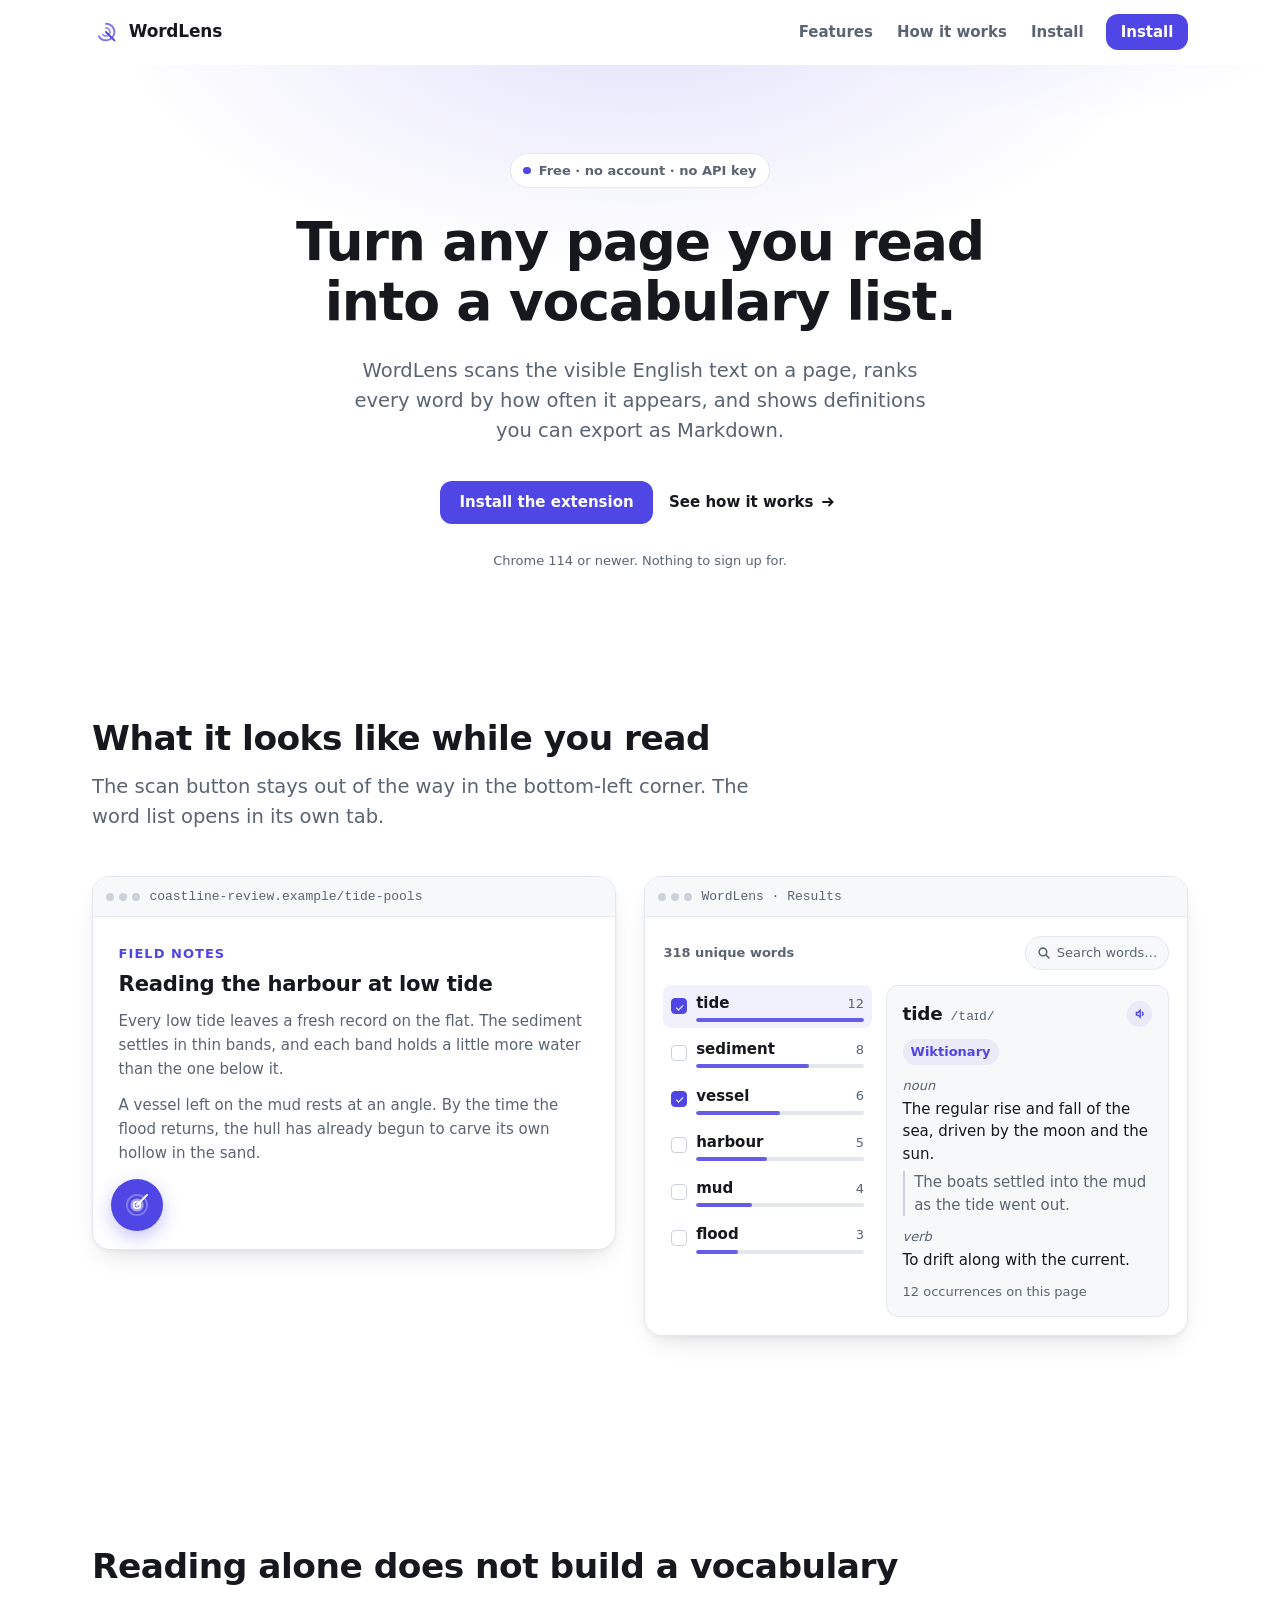
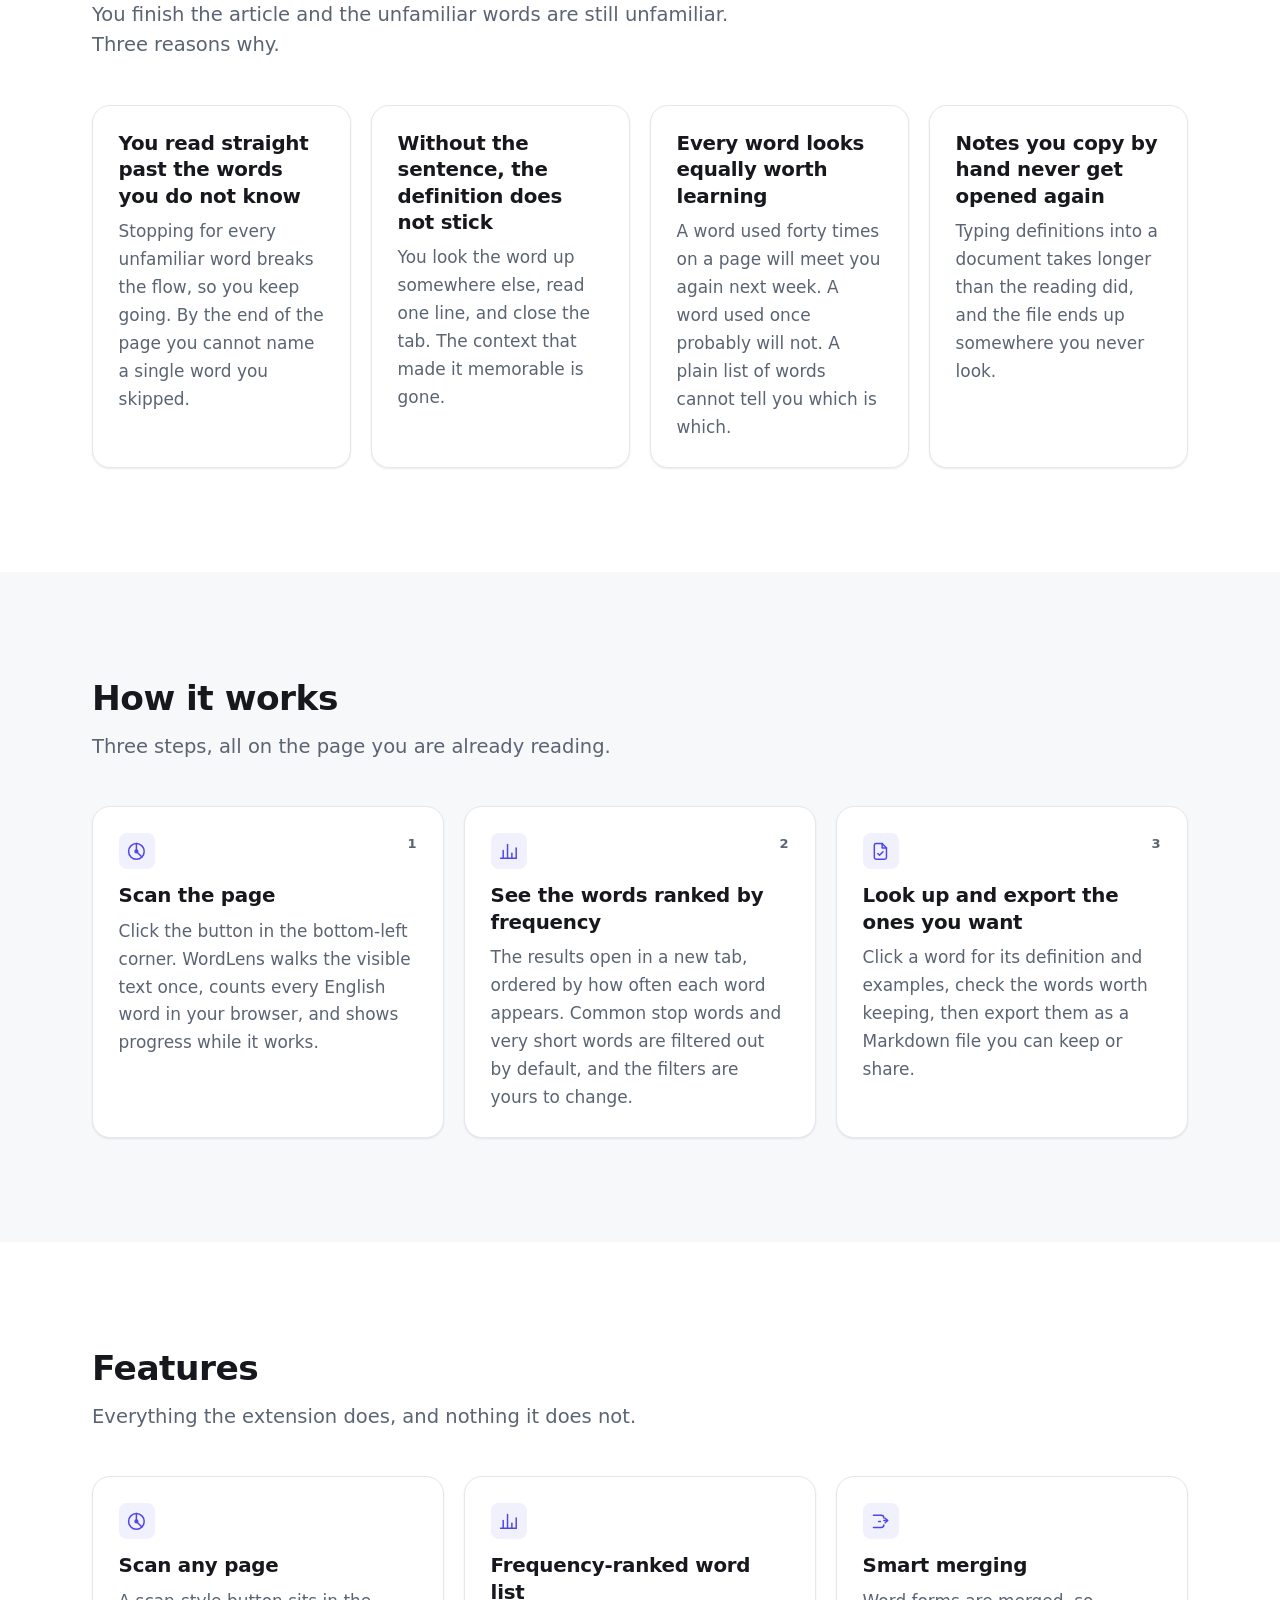
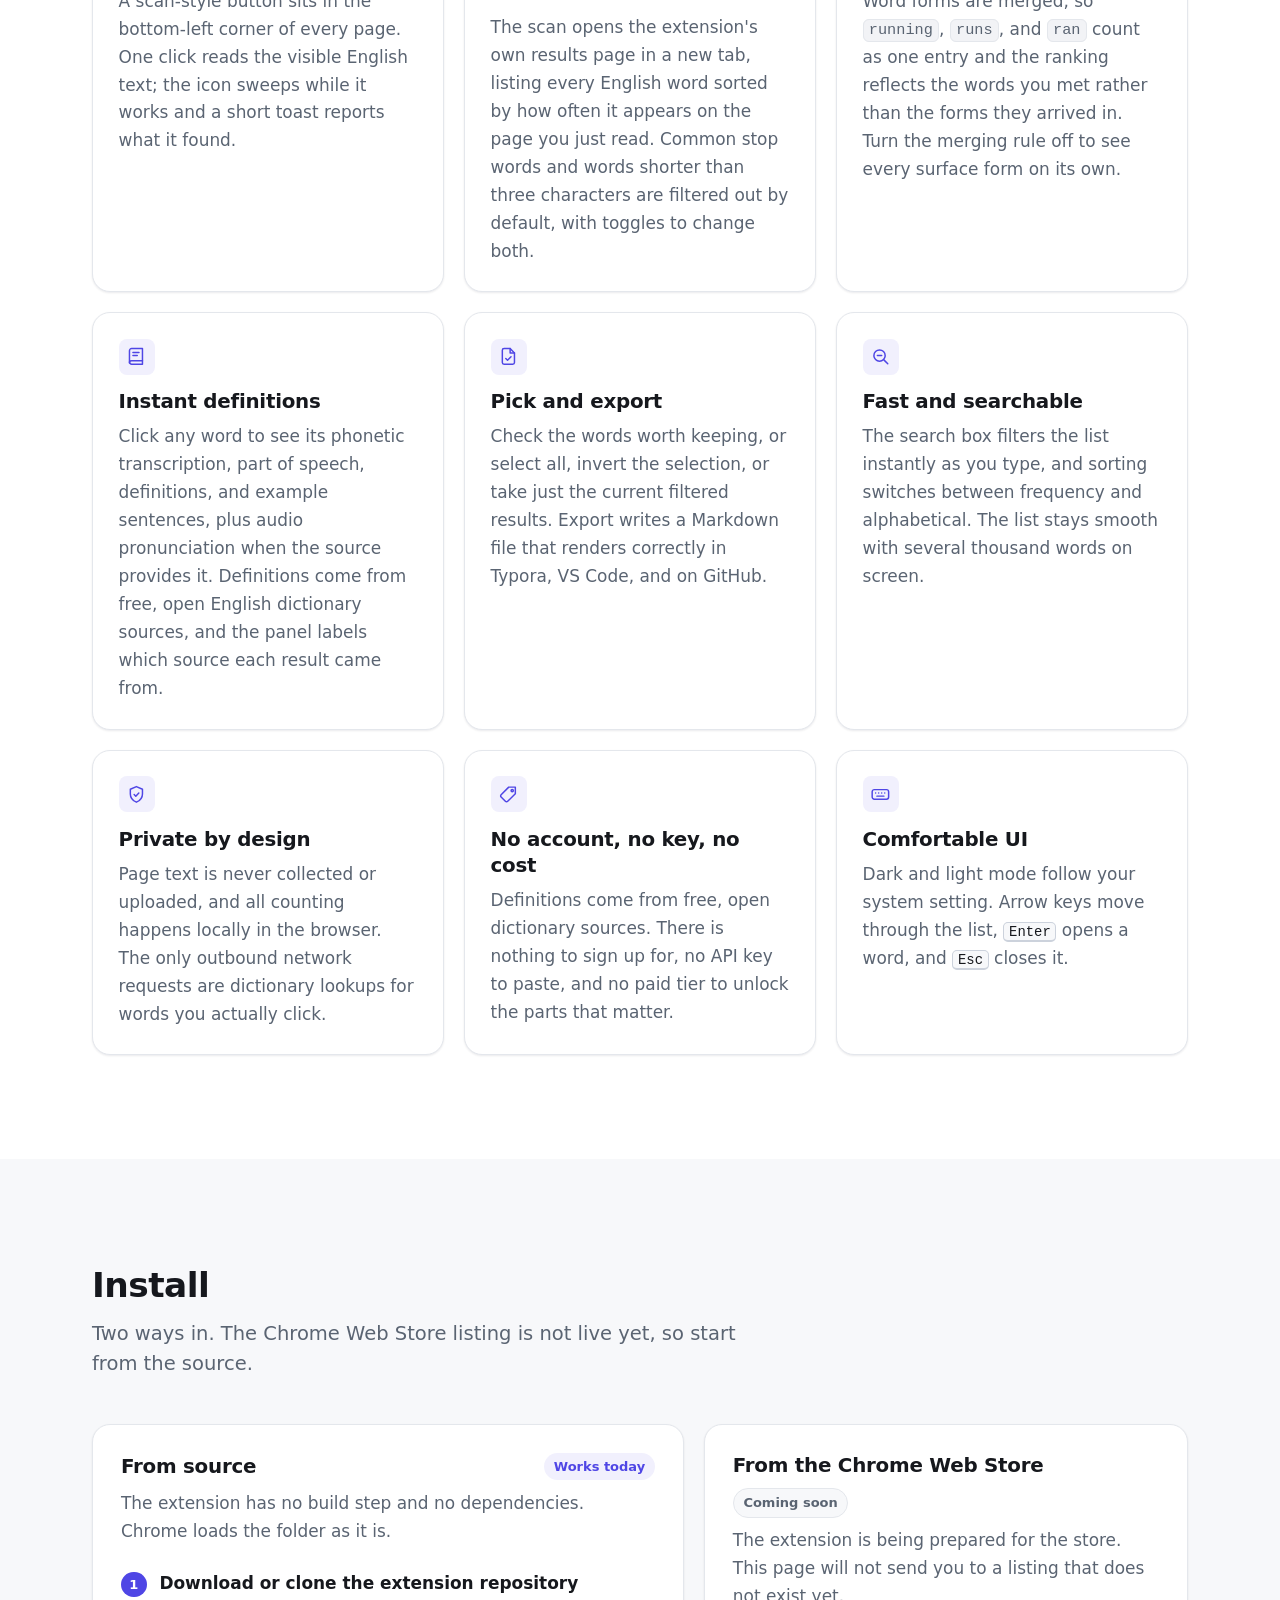
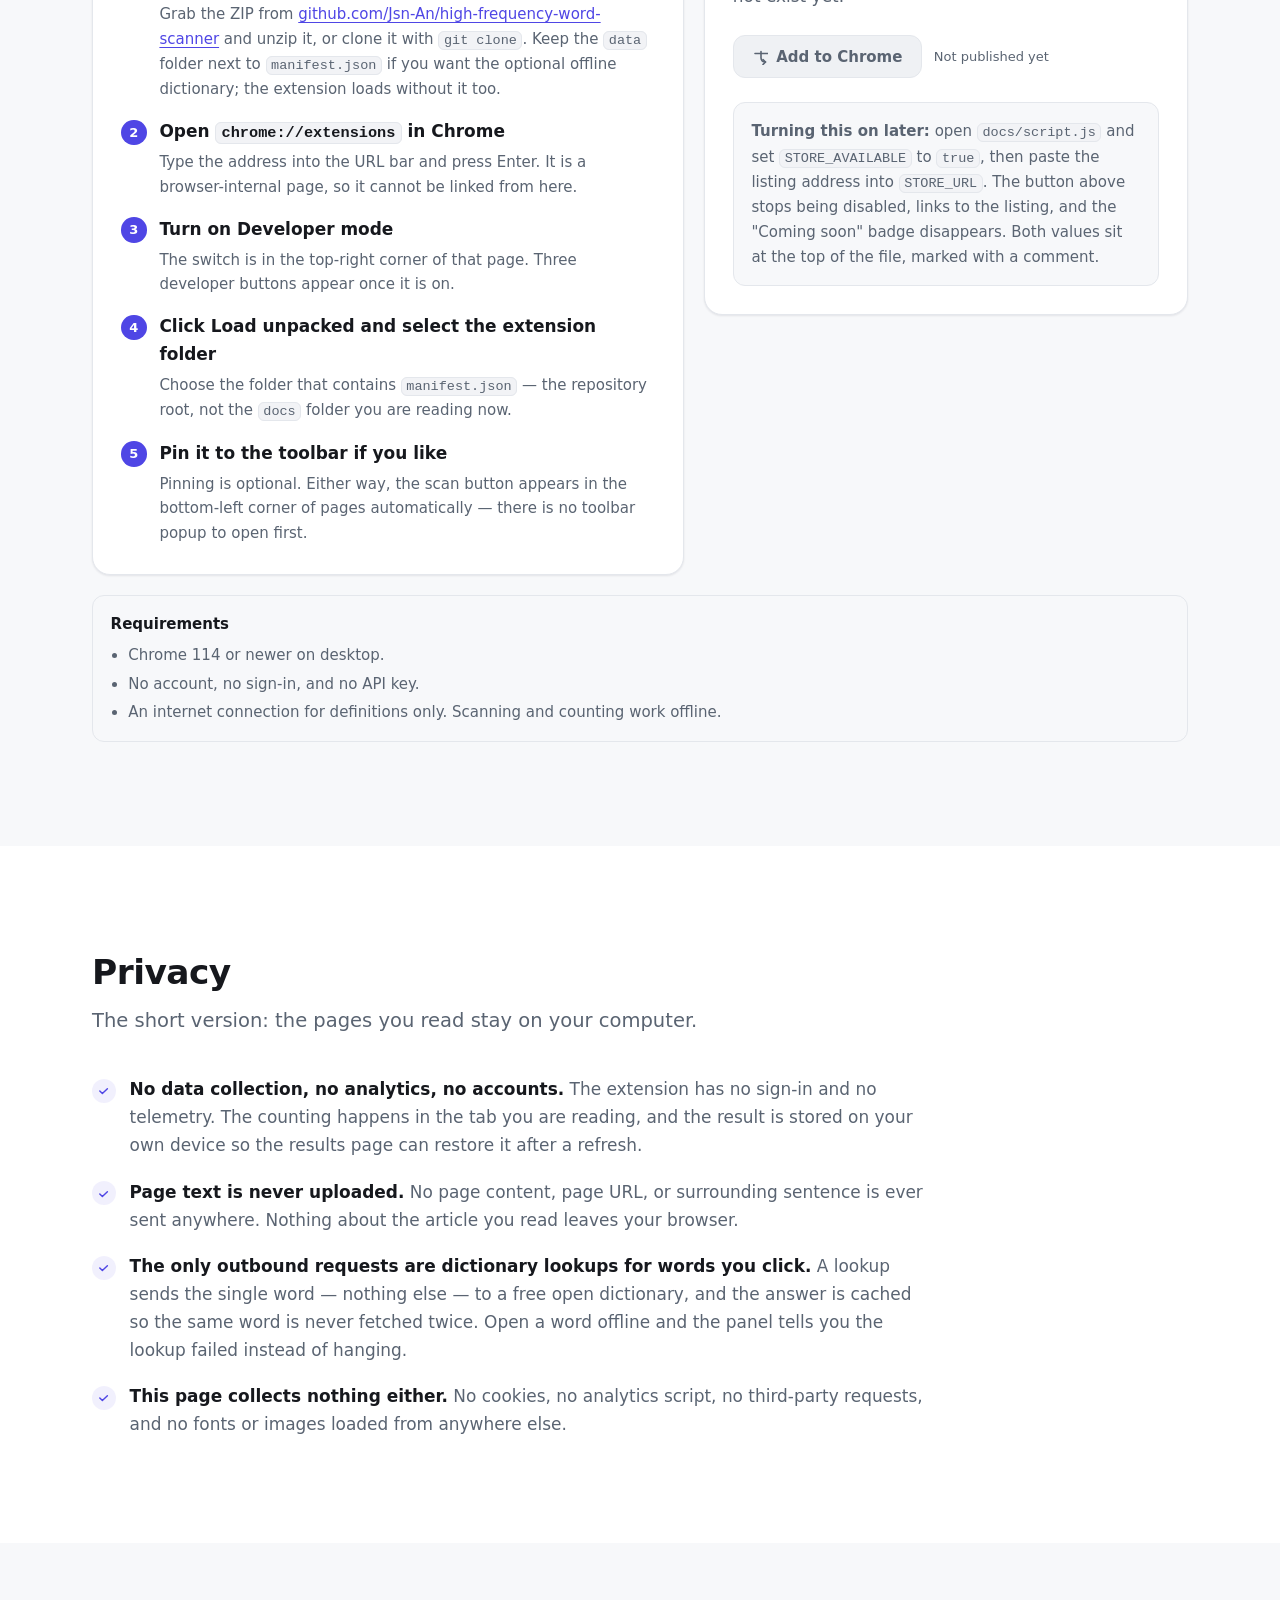
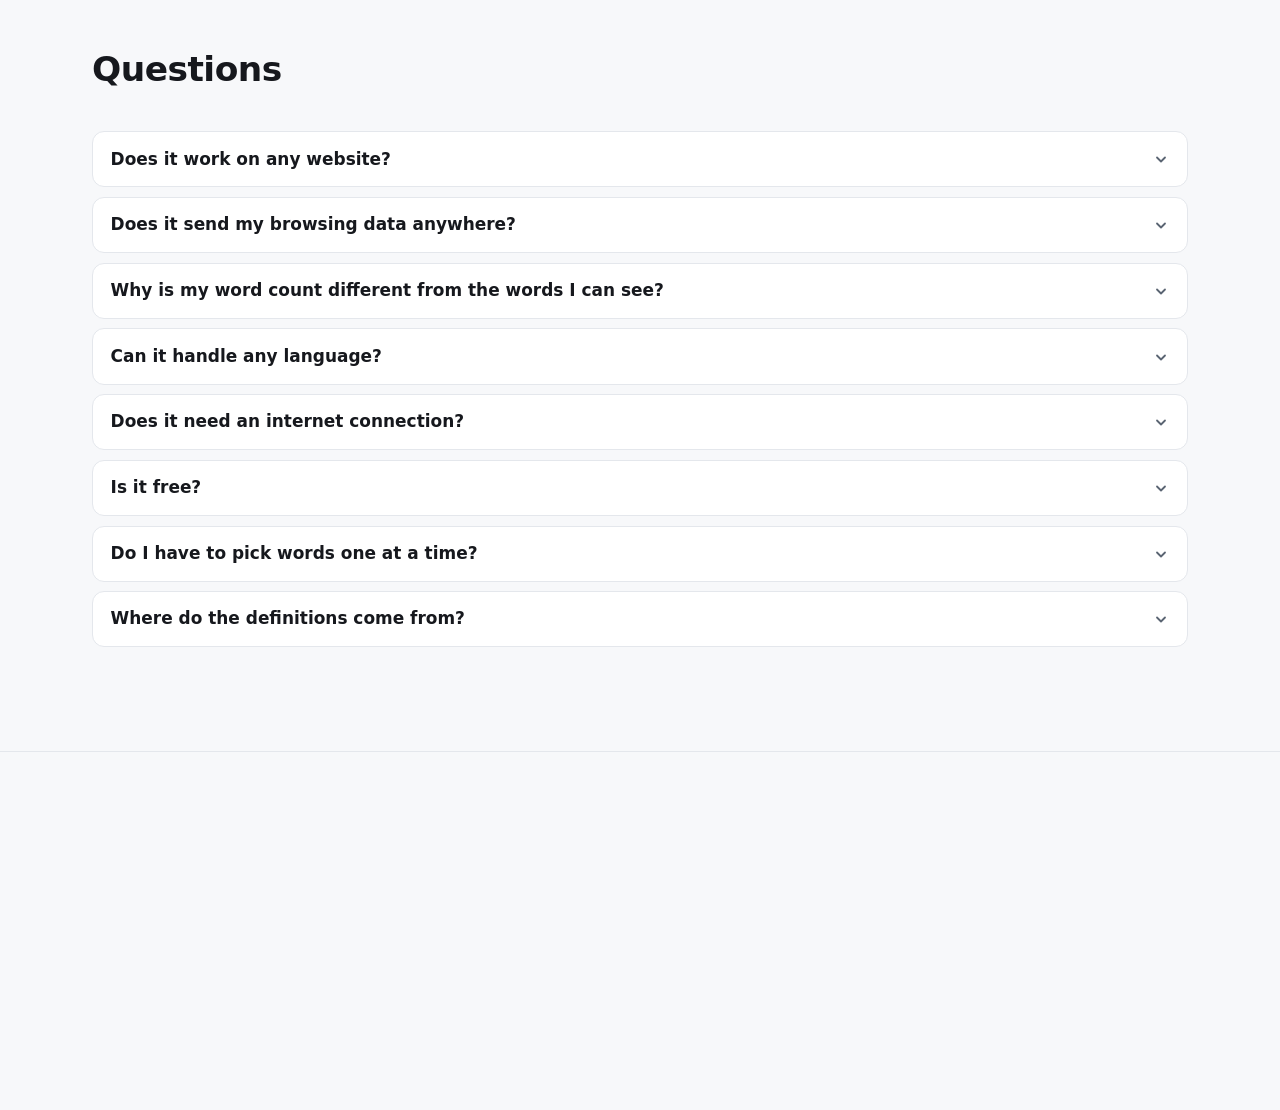
<file: docs/index.html>
<!DOCTYPE html>
<html lang="en" class="no-js">
<head>
<meta charset="utf-8">
<meta name="viewport" content="width=device-width, initial-scale=1">

<title>WordLens — turn any page into a ranked vocabulary list</title>
<meta name="description" content="WordLens is a Chrome extension that scans the visible English text on a page, ranks every word by how often it appears, shows definitions from free open dictionaries, and exports your picks as Markdown.">

<meta name="color-scheme" content="light dark">
<meta name="theme-color" content="#ffffff" media="(prefers-color-scheme: light)">
<meta name="theme-color" content="#0e1014" media="(prefers-color-scheme: dark)">

<!-- Open Graph -->
<meta property="og:type" content="website">
<meta property="og:site_name" content="WordLens">
<meta property="og:title" content="WordLens — turn any page into a ranked vocabulary list">
<meta property="og:description" content="Scan the English text on any page, see every word ranked by how often it appears, read definitions from free open dictionaries, and export the words you keep as Markdown.">
<meta property="og:url" content="https://jsn-an.github.io/high-frequency-word-scanner/">
<meta property="og:image" content="og-image.png">
<meta property="og:image:width" content="1200">
<meta property="og:image:height" content="630">
<meta property="og:image:alt" content="WordLens results page showing English words ranked by frequency next to an open definition panel.">

<!-- Twitter -->
<meta name="twitter:card" content="summary_large_image">
<meta name="twitter:title" content="WordLens — turn any page into a ranked vocabulary list">
<meta name="twitter:description" content="A Chrome extension that ranks the English words on any page by frequency, shows definitions from free open dictionaries, and exports your picks as Markdown.">
<meta name="twitter:image" content="og-image.png">

<link rel="canonical" href="https://jsn-an.github.io/high-frequency-word-scanner/">

<!-- Inline SVG favicon: no file, no request. -->
<link rel="icon" href="data:image/svg+xml,%3Csvg xmlns='http://www.w3.org/2000/svg' viewBox='0 0 32 32'%3E%3Crect width='32' height='32' rx='8' fill='%234f46e5'/%3E%3Cg fill='none' stroke='%23ffffff' stroke-width='2.2' stroke-linecap='round'%3E%3Cpath d='M16 6.5a9.5 9.5 0 1 1-8.2 14.3' opacity='.75'/%3E%3Cpath d='M16 11.4a4.6 4.6 0 1 1-3.6 7.5' opacity='.55'/%3E%3Cpath d='M16 16l9.6 9.6'/%3E%3C/g%3E%3C/svg%3E">

<link rel="stylesheet" href="styles.css">

<!-- Adds the .js hook before first paint so reveal animations never flash. With JavaScript
     disabled this line never runs, the .no-js class stays, and all content renders visible. -->
<script>document.documentElement.classList.replace('no-js', 'js');</script>
</head>

<body>
<a class="skip-link" href="#main">Skip to content</a>

<header class="site-header" id="site-header">
  <div class="container header-inner">
    <a class="brand" href="#top">
      <span class="brand-mark" aria-hidden="true">
        <svg viewBox="0 0 32 32" fill="none" stroke="currentColor" stroke-width="2.2" stroke-linecap="round" focusable="false">
          <path d="M16 6.5a9.5 9.5 0 1 1-8.2 14.3" opacity=".75"/>
          <path d="M16 11.4a4.6 4.6 0 1 1-3.6 7.5" opacity=".55"/>
          <path d="M16 16l9.6 9.6"/>
        </svg>
      </span>
      <span class="brand-name">WordLens</span>
    </a>

    <button class="nav-toggle" type="button" id="nav-toggle" aria-expanded="false" aria-controls="site-nav">
      <span class="nav-toggle-box" aria-hidden="true"><span></span><span></span><span></span></span>
      <span class="visually-hidden">Menu</span>
    </button>

    <nav class="site-nav" id="site-nav" aria-label="Main">
      <ul class="site-nav-list">
        <li><a href="#features">Features</a></li>
        <li><a href="#how-it-works">How it works</a></li>
        <li><a href="#install">Install</a></li>
      </ul>
      <a class="btn btn-primary btn-sm" href="#install">Install</a>
    </nav>
  </div>
</header>

<main id="main">

  <!-- ============================== Hero ============================== -->
  <section class="hero" id="top" aria-labelledby="hero-title">
    <div class="hero-glow" aria-hidden="true"></div>
    <div class="container hero-inner">
      <p class="pill">
        <span class="pill-dot" aria-hidden="true"></span>
        Free &middot; no account &middot; no API key
      </p>
      <h1 id="hero-title">Turn any page you read into a vocabulary list.</h1>
      <p class="hero-lede">
        WordLens scans the visible English text on a page, ranks every word by how often it appears,
        and shows definitions you can export as Markdown.
      </p>
      <div class="hero-actions">
        <a class="btn btn-primary" href="#install">Install the extension</a>
        <a class="link-arrow" href="#how-it-works">
          See how it works
          <svg viewBox="0 0 16 16" fill="none" stroke="currentColor" stroke-width="1.8" stroke-linecap="round" stroke-linejoin="round" aria-hidden="true" focusable="false"><path d="M3 8h9.5"/><path d="m9 4.5 3.5 3.5L9 11.5"/></svg>
        </a>
      </div>
      <p class="hero-note">Chrome 114 or newer. Nothing to sign up for.</p>
    </div>
  </section>

  <!-- ========================== Product preview ========================== -->
  <section class="preview reveal" aria-labelledby="preview-title">
    <div class="container">
      <h2 class="section-title" id="preview-title">What it looks like while you read</h2>
      <p class="section-lede">The scan button stays out of the way in the bottom-left corner. The word list opens in its own tab.</p>

      <div class="mock-stage" role="img" aria-label="Illustration of the extension: on the left, a browser window showing an article with the WordLens scan button in the bottom-left corner, its radar icon sweeping; on the right, the WordLens results page listing tide, sediment, vessel and other words with counts and frequency bars, a search box, and an open definition panel for the word tide with the phonetic transcription, a noun definition, an example sentence and the source label.">

        <!-- Browser window with the floating scan button -->
        <div class="mock-window mock-browser">
          <div class="mock-bar">
            <span class="mock-dots" aria-hidden="true"><i></i><i></i><i></i></span>
            <span class="mock-url">coastline-review.example/tide-pools</span>
          </div>
          <div class="mock-page">
            <p class="mock-kicker">Field notes</p>
            <p class="mock-article-title">Reading the harbour at low tide</p>
            <p class="mock-para">Every low tide leaves a fresh record on the flat. The sediment settles in thin bands, and each band holds a little more water than the one below it.</p>
            <p class="mock-para">A vessel left on the mud rests at an angle. By the time the flood returns, the hull has already begun to carve its own hollow in the sand.</p>

            <div class="scan-fab" aria-hidden="true">
              <svg viewBox="0 0 32 32" fill="none" stroke="currentColor" stroke-width="2.1" stroke-linecap="round" focusable="false">
                <circle cx="16" cy="16" r="11.5" class="scan-arc" opacity=".3"/>
                <circle cx="16" cy="16" r="6.5" class="scan-arc" opacity=".5"/>
                <g class="scan-sweep"><path d="M16 16 27.5 4.5"/></g>
                <circle cx="16" cy="16" r="2" fill="currentColor" stroke="none"/>
                <circle cx="16" cy="16" r="4" class="scan-ring" vector-effect="non-scaling-stroke"/>
              </svg>
            </div>
          </div>
        </div>

        <!-- Results page -->
        <div class="mock-window mock-results">
          <div class="mock-bar">
            <span class="mock-dots" aria-hidden="true"><i></i><i></i><i></i></span>
            <span class="mock-url">WordLens &middot; Results</span>
          </div>
          <div class="mock-results-body">
            <div class="mock-toolbar">
              <p class="mock-toolbar-title">318 unique words</p>
              <span class="mock-search">
                <svg viewBox="0 0 16 16" fill="none" stroke="currentColor" stroke-width="1.8" stroke-linecap="round" aria-hidden="true" focusable="false"><circle cx="7" cy="7" r="4.5"/><path d="m10.5 10.5 3.5 3.5"/></svg>
                <span>Search words&hellip;</span>
              </span>
            </div>

            <div class="mock-split">
              <ul class="mock-list">
                <li class="mock-row is-active"><span class="mock-check is-on"></span><span class="mock-word">tide</span><span class="mock-count">12</span><span class="mock-track"><span class="mock-track-fill" style="--w:100%"></span></span></li>
                <li class="mock-row"><span class="mock-check"></span><span class="mock-word">sediment</span><span class="mock-count">8</span><span class="mock-track"><span class="mock-track-fill" style="--w:67%"></span></span></li>
                <li class="mock-row"><span class="mock-check is-on"></span><span class="mock-word">vessel</span><span class="mock-count">6</span><span class="mock-track"><span class="mock-track-fill" style="--w:50%"></span></span></li>
                <li class="mock-row"><span class="mock-check"></span><span class="mock-word">harbour</span><span class="mock-count">5</span><span class="mock-track"><span class="mock-track-fill" style="--w:42%"></span></span></li>
                <li class="mock-row"><span class="mock-check"></span><span class="mock-word">mud</span><span class="mock-count">4</span><span class="mock-track"><span class="mock-track-fill" style="--w:33%"></span></span></li>
                <li class="mock-row"><span class="mock-check"></span><span class="mock-word">flood</span><span class="mock-count">3</span><span class="mock-track"><span class="mock-track-fill" style="--w:25%"></span></span></li>
              </ul>

              <aside class="mock-detail">
                <div class="mock-detail-head">
                  <span class="mock-detail-word">tide</span>
                  <span class="mock-detail-phon">/ta&#618;d/</span>
                  <span class="mock-audio" aria-hidden="true">
                    <svg viewBox="0 0 16 16" fill="none" stroke="currentColor" stroke-width="1.6" stroke-linecap="round" aria-hidden="true" focusable="false"><path d="M4 6.5h2L8.5 4v8L6 9.5H4z"/><path d="M11 6.2a2.6 2.6 0 0 1 0 3.6"/></svg>
                  </span>
                </div>
                <p class="mock-source">Wiktionary</p>
                <div class="mock-pos">
                  <p class="mock-pos-label">noun</p>
                  <p class="mock-def">The regular rise and fall of the sea, driven by the moon and the sun.</p>
                  <p class="mock-example">The boats settled into the mud as the tide went out.</p>
                </div>
                <div class="mock-pos">
                  <p class="mock-pos-label">verb</p>
                  <p class="mock-def">To drift along with the current.</p>
                </div>
                <p class="mock-occurs">12 occurrences on this page</p>
              </aside>
            </div>
          </div>
        </div>

      </div>
    </div>
  </section>

  <!-- ============================== The problem ============================== -->
  <section class="section reveal" id="problem" aria-labelledby="problem-title">
    <div class="container">
      <h2 class="section-title" id="problem-title">Reading alone does not build a vocabulary</h2>
      <p class="section-lede">You finish the article and the unfamiliar words are still unfamiliar. Three reasons why.</p>

      <div class="card-grid card-grid-4">
        <article class="card">
          <h3 class="card-title">You read straight past the words you do not know</h3>
          <p>Stopping for every unfamiliar word breaks the flow, so you keep going. By the end of the page you cannot name a single word you skipped.</p>
        </article>
        <article class="card">
          <h3 class="card-title">Without the sentence, the definition does not stick</h3>
          <p>You look the word up somewhere else, read one line, and close the tab. The context that made it memorable is gone.</p>
        </article>
        <article class="card">
          <h3 class="card-title">Every word looks equally worth learning</h3>
          <p>A word used forty times on a page will meet you again next week. A word used once probably will not. A plain list of words cannot tell you which is which.</p>
        </article>
        <article class="card">
          <h3 class="card-title">Notes you copy by hand never get opened again</h3>
          <p>Typing definitions into a document takes longer than the reading did, and the file ends up somewhere you never look.</p>
        </article>
      </div>
    </div>
  </section>

  <!-- ============================== How it works ============================== -->
  <section class="section section-alt reveal" id="how-it-works" aria-labelledby="how-title">
    <div class="container">
      <h2 class="section-title" id="how-title">How it works</h2>
      <p class="section-lede">Three steps, all on the page you are already reading.</p>

      <ol class="steps">
        <li class="step">
          <span class="step-icon" aria-hidden="true">
            <svg viewBox="0 0 24 24" fill="none" stroke="currentColor" stroke-width="1.7" stroke-linecap="round" stroke-linejoin="round" focusable="false"><circle cx="12" cy="12" r="9"/><path d="M12 3v9l6.4 6.4"/><circle cx="12" cy="12" r="1.6"/></svg>
          </span>
          <span class="step-number" aria-hidden="true">1</span>
          <h3 class="step-title">Scan the page</h3>
          <p>Click the button in the bottom-left corner. WordLens walks the visible text once, counts every English word in your browser, and shows progress while it works.</p>
        </li>
        <li class="step">
          <span class="step-icon" aria-hidden="true">
            <svg viewBox="0 0 24 24" fill="none" stroke="currentColor" stroke-width="1.7" stroke-linecap="round" stroke-linejoin="round" focusable="false"><path d="M3 20h18"/><path d="M6 20V11"/><path d="M11 20V4"/><path d="M16 20v-6"/><path d="M21 20V8"/></svg>
          </span>
          <span class="step-number" aria-hidden="true">2</span>
          <h3 class="step-title">See the words ranked by frequency</h3>
          <p>The results open in a new tab, ordered by how often each word appears. Common stop words and very short words are filtered out by default, and the filters are yours to change.</p>
        </li>
        <li class="step">
          <span class="step-icon" aria-hidden="true">
            <svg viewBox="0 0 24 24" fill="none" stroke="currentColor" stroke-width="1.7" stroke-linecap="round" stroke-linejoin="round" focusable="false"><path d="M14 3H7a2 2 0 0 0-2 2v14a2 2 0 0 0 2 2h10a2 2 0 0 0 2-2V8z"/><path d="M14 3v5h5"/><path d="m9 14.5 2 2 4-4"/></svg>
          </span>
          <span class="step-number" aria-hidden="true">3</span>
          <h3 class="step-title">Look up and export the ones you want</h3>
          <p>Click a word for its definition and examples, check the words worth keeping, then export them as a Markdown file you can keep or share.</p>
        </li>
      </ol>
    </div>
  </section>

  <!-- ============================== Features ============================== -->
  <section class="section reveal" id="features" aria-labelledby="features-title">
    <div class="container">
      <h2 class="section-title" id="features-title">Features</h2>
      <p class="section-lede">Everything the extension does, and nothing it does not.</p>

      <div class="card-grid card-grid-3">

        <article class="card card-feature">
          <span class="card-icon" aria-hidden="true">
            <svg viewBox="0 0 24 24" fill="none" stroke="currentColor" stroke-width="1.7" stroke-linecap="round" stroke-linejoin="round" focusable="false"><circle cx="12" cy="12" r="9"/><path d="M12 3v9l6.4 6.4"/><circle cx="12" cy="12" r="1.6"/></svg>
          </span>
          <h3 class="card-title">Scan any page</h3>
          <p>A scan-style button sits in the bottom-left corner of every page. One click reads the visible English text; the icon sweeps while it works and a short toast reports what it found.</p>
        </article>

        <article class="card card-feature">
          <span class="card-icon" aria-hidden="true">
            <svg viewBox="0 0 24 24" fill="none" stroke="currentColor" stroke-width="1.7" stroke-linecap="round" stroke-linejoin="round" focusable="false"><path d="M3 20h18"/><path d="M6 20V11"/><path d="M11 20V4"/><path d="M16 20v-6"/><path d="M21 20V8"/></svg>
          </span>
          <h3 class="card-title">Frequency-ranked word list</h3>
          <p>The scan opens the extension's own results page in a new tab, listing every English word sorted by how often it appears on the page you just read. Common stop words and words shorter than three characters are filtered out by default, with toggles to change both.</p>
        </article>

        <article class="card card-feature">
          <span class="card-icon" aria-hidden="true">
            <svg viewBox="0 0 24 24" fill="none" stroke="currentColor" stroke-width="1.7" stroke-linecap="round" stroke-linejoin="round" focusable="false"><path d="M4 5h9a3 3 0 0 1 3 3"/><path d="M4 19h9a3 3 0 0 0 3-3"/><path d="M16 11h4"/><path d="m17.5 8.5 3 2.5-3 2.5"/><path d="M12 12h-2"/></svg>
          </span>
          <h3 class="card-title">Smart merging</h3>
          <p>Word forms are merged, so <code>running</code>, <code>runs</code>, and <code>ran</code> count as one entry and the ranking reflects the words you met rather than the forms they arrived in. Turn the merging rule off to see every surface form on its own.</p>
        </article>

        <article class="card card-feature">
          <span class="card-icon" aria-hidden="true">
            <svg viewBox="0 0 24 24" fill="none" stroke="currentColor" stroke-width="1.7" stroke-linecap="round" stroke-linejoin="round" focusable="false"><path d="M4 5.5A2.5 2.5 0 0 1 6.5 3H19v14H6.5A2.5 2.5 0 0 0 4 19.5z"/><path d="M19 17v4H6.5A2.5 2.5 0 0 1 4 18.5"/><path d="M8 7.5h7M8 11h5"/></svg>
          </span>
          <h3 class="card-title">Instant definitions</h3>
          <p>Click any word to see its phonetic transcription, part of speech, definitions, and example sentences, plus audio pronunciation when the source provides it. Definitions come from free, open English dictionary sources, and the panel labels which source each result came from.</p>
        </article>

        <article class="card card-feature">
          <span class="card-icon" aria-hidden="true">
            <svg viewBox="0 0 24 24" fill="none" stroke="currentColor" stroke-width="1.7" stroke-linecap="round" stroke-linejoin="round" focusable="false"><path d="M14 3H7a2 2 0 0 0-2 2v14a2 2 0 0 0 2 2h10a2 2 0 0 0 2-2V8z"/><path d="M14 3v5h5"/><path d="m9 14.5 2 2 4-4"/></svg>
          </span>
          <h3 class="card-title">Pick and export</h3>
          <p>Check the words worth keeping, or select all, invert the selection, or take just the current filtered results. Export writes a Markdown file that renders correctly in Typora, VS Code, and on GitHub.</p>
        </article>

        <article class="card card-feature">
          <span class="card-icon" aria-hidden="true">
            <svg viewBox="0 0 24 24" fill="none" stroke="currentColor" stroke-width="1.7" stroke-linecap="round" stroke-linejoin="round" focusable="false"><circle cx="11" cy="11" r="6.5"/><path d="m16 16 4.5 4.5"/><path d="M8.5 11h5"/></svg>
          </span>
          <h3 class="card-title">Fast and searchable</h3>
          <p>The search box filters the list instantly as you type, and sorting switches between frequency and alphabetical. The list stays smooth with several thousand words on screen.</p>
        </article>

        <article class="card card-feature">
          <span class="card-icon" aria-hidden="true">
            <svg viewBox="0 0 24 24" fill="none" stroke="currentColor" stroke-width="1.7" stroke-linecap="round" stroke-linejoin="round" focusable="false"><path d="M12 3 5 6v5.4c0 4.2 2.9 7.7 7 9.6 4.1-1.9 7-5.4 7-9.6V6l-7-3z"/><path d="m9.4 12.2 1.9 1.9 3.5-3.7"/></svg>
          </span>
          <h3 class="card-title">Private by design</h3>
          <p>Page text is never collected or uploaded, and all counting happens locally in the browser. The only outbound network requests are dictionary lookups for words you actually click.</p>
        </article>

        <article class="card card-feature">
          <span class="card-icon" aria-hidden="true">
            <svg viewBox="0 0 24 24" fill="none" stroke="currentColor" stroke-width="1.7" stroke-linecap="round" stroke-linejoin="round" focusable="false"><path d="M3.6 12.4 12.4 3.6H20v7.6l-8.8 8.8a1.9 1.9 0 0 1-2.7 0l-4.9-4.9a1.9 1.9 0 0 1 0-2.7z"/><circle cx="16.4" cy="7.6" r="1.3"/></svg>
          </span>
          <h3 class="card-title">No account, no key, no cost</h3>
          <p>Definitions come from free, open dictionary sources. There is nothing to sign up for, no API key to paste, and no paid tier to unlock the parts that matter.</p>
        </article>

        <article class="card card-feature">
          <span class="card-icon" aria-hidden="true">
            <svg viewBox="0 0 24 24" fill="none" stroke="currentColor" stroke-width="1.7" stroke-linecap="round" stroke-linejoin="round" focusable="false"><rect x="2.5" y="6.5" width="19" height="11" rx="2.5"/><path d="M6.5 10.5h.01M10 10.5h.01M13.5 10.5h.01M17 10.5h.01"/><path d="M8 14h8"/></svg>
          </span>
          <h3 class="card-title">Comfortable UI</h3>
          <p>Dark and light mode follow your system setting. Arrow keys move through the list, <kbd>Enter</kbd> opens a word, and <kbd>Esc</kbd> closes it.</p>
        </article>

      </div>
    </div>
  </section>

  <!-- ============================== Install ============================== -->
  <section class="section section-alt reveal" id="install" aria-labelledby="install-title">
    <div class="container">
      <h2 class="section-title" id="install-title">Install</h2>
      <p class="section-lede">Two ways in. The Chrome Web Store listing is not live yet, so start from the source.</p>

      <div class="install-grid">

        <article class="install-option">
          <header class="install-option-head">
            <h3>From source</h3>
            <span class="badge badge-now">Works today</span>
          </header>
          <p class="install-option-lede">The extension has no build step and no dependencies. Chrome loads the folder as it is.</p>
          <ol class="install-steps">
            <li>
              <span class="install-step-title">Download or clone the extension repository</span>
              <p>Grab the ZIP from <a href="https://github.com/Jsn-An/high-frequency-word-scanner" target="_blank" rel="noopener noreferrer">github.com/Jsn-An/high-frequency-word-scanner</a> and unzip it, or clone it with <code>git clone</code>. Keep the <code>data</code> folder next to <code>manifest.json</code> if you want the optional offline dictionary; the extension loads without it too.</p>
            </li>
            <li>
              <span class="install-step-title">Open <code>chrome://extensions</code> in Chrome</span>
              <p>Type the address into the URL bar and press Enter. It is a browser-internal page, so it cannot be linked from here.</p>
            </li>
            <li>
              <span class="install-step-title">Turn on Developer mode</span>
              <p>The switch is in the top-right corner of that page. Three developer buttons appear once it is on.</p>
            </li>
            <li>
              <span class="install-step-title">Click Load unpacked and select the extension folder</span>
              <p>Choose the folder that contains <code>manifest.json</code> &mdash; the repository root, not the <code>docs</code> folder you are reading now.</p>
            </li>
            <li>
              <span class="install-step-title">Pin it to the toolbar if you like</span>
              <p>Pinning is optional. Either way, the scan button appears in the bottom-left corner of pages automatically &mdash; there is no toolbar popup to open first.</p>
            </li>
          </ol>
        </article>

        <article class="install-option" id="store-option">
          <header class="install-option-head">
            <h3>From the Chrome Web Store</h3>
            <span class="badge badge-soon" data-store-badge>Coming soon</span>
          </header>
          <p class="install-option-lede">The extension is being prepared for the store. This page will not send you to a listing that does not exist yet.</p>

          <p class="store-button-wrap">
            <a class="btn btn-primary btn-disabled" id="store-button" href="#store-option" data-store-button aria-disabled="true" tabindex="-1">
              <svg viewBox="0 0 16 16" fill="none" stroke="currentColor" stroke-width="1.6" stroke-linecap="round" stroke-linejoin="round" aria-hidden="true" focusable="false"><path d="M3 4.5h13"/><path d="m11 10.5 2.5 2.5L11 15.5"/><path d="M13.5 13H13a4 4 0 0 1-4-4V2.5"/></svg>
              Add to Chrome
            </a>
            <span class="store-note" data-store-note>Not published yet</span>
          </p>

          <div class="note-box">
            <p><strong>Turning this on later:</strong> open <code>docs/script.js</code> and set <code>STORE_AVAILABLE</code> to <code>true</code>, then paste the listing address into <code>STORE_URL</code>. The button above stops being disabled, links to the listing, and the "Coming soon" badge disappears. Both values sit at the top of the file, marked with a comment.</p>
          </div>
        </article>

      </div>

      <div class="note-box note-box-wide" role="note">
        <p class="requirements-title">Requirements</p>
        <ul class="requirements-list">
          <li>Chrome 114 or newer on desktop.</li>
          <li>No account, no sign-in, and no API key.</li>
          <li>An internet connection for definitions only. Scanning and counting work offline.</li>
        </ul>
      </div>
    </div>
  </section>

  <!-- ============================== Privacy ============================== -->
  <section class="section reveal" id="privacy" aria-labelledby="privacy-title">
    <div class="container">
      <h2 class="section-title" id="privacy-title">Privacy</h2>
      <p class="section-lede">The short version: the pages you read stay on your computer.</p>

      <ul class="check-list">
        <li>
          <span class="check-icon" aria-hidden="true">
            <svg viewBox="0 0 20 20" fill="none" stroke="currentColor" stroke-width="1.9" stroke-linecap="round" stroke-linejoin="round" focusable="false"><path d="m5 10.5 3.4 3.4L15 7.5"/></svg>
          </span>
          <p><strong>No data collection, no analytics, no accounts.</strong> The extension has no sign-in and no telemetry. The counting happens in the tab you are reading, and the result is stored on your own device so the results page can restore it after a refresh.</p>
        </li>
        <li>
          <span class="check-icon" aria-hidden="true">
            <svg viewBox="0 0 20 20" fill="none" stroke="currentColor" stroke-width="1.9" stroke-linecap="round" stroke-linejoin="round" focusable="false"><path d="m5 10.5 3.4 3.4L15 7.5"/></svg>
          </span>
          <p><strong>Page text is never uploaded.</strong> No page content, page URL, or surrounding sentence is ever sent anywhere. Nothing about the article you read leaves your browser.</p>
        </li>
        <li>
          <span class="check-icon" aria-hidden="true">
            <svg viewBox="0 0 20 20" fill="none" stroke="currentColor" stroke-width="1.9" stroke-linecap="round" stroke-linejoin="round" focusable="false"><path d="m5 10.5 3.4 3.4L15 7.5"/></svg>
          </span>
          <p><strong>The only outbound requests are dictionary lookups for words you click.</strong> A lookup sends the single word &mdash; nothing else &mdash; to a free open dictionary, and the answer is cached so the same word is never fetched twice. Open a word offline and the panel tells you the lookup failed instead of hanging.</p>
        </li>
        <li>
          <span class="check-icon" aria-hidden="true">
            <svg viewBox="0 0 20 20" fill="none" stroke="currentColor" stroke-width="1.9" stroke-linecap="round" stroke-linejoin="round" focusable="false"><path d="m5 10.5 3.4 3.4L15 7.5"/></svg>
          </span>
          <p><strong>This page collects nothing either.</strong> No cookies, no analytics script, no third-party requests, and no fonts or images loaded from anywhere else.</p>
        </li>
      </ul>
    </div>
  </section>

  <!-- ============================== FAQ ============================== -->
  <section class="section section-alt reveal" id="faq" aria-labelledby="faq-title">
    <div class="container">
      <h2 class="section-title" id="faq-title">Questions</h2>

      <div class="faq-list">
        <details class="faq-item">
          <summary>
            <span>Does it work on any website?</span>
            <svg class="faq-chevron" viewBox="0 0 16 16" fill="none" stroke="currentColor" stroke-width="1.8" stroke-linecap="round" stroke-linejoin="round" aria-hidden="true" focusable="false"><path d="m4 6.5 4 4 4-4"/></svg>
          </summary>
          <div class="faq-body">
            <p>It runs on any <code>http</code> or <code>https</code> page, including pages behind a login, because the scan happens in your own tab. Chrome does not allow extensions to run on its internal pages, so the button will not appear on <code>chrome://</code> settings, the Chrome Web Store, or other extensions' pages.</p>
          </div>
        </details>

        <details class="faq-item">
          <summary>
            <span>Does it send my browsing data anywhere?</span>
            <svg class="faq-chevron" viewBox="0 0 16 16" fill="none" stroke="currentColor" stroke-width="1.8" stroke-linecap="round" stroke-linejoin="round" aria-hidden="true" focusable="false"><path d="m4 6.5 4 4 4-4"/></svg>
          </summary>
          <div class="faq-body">
            <p>No. The text is counted in your browser and the result stays on your device. The only requests the extension makes are dictionary lookups for words you click, and each of those carries the single word, not the page, the URL, or the sentence it came from.</p>
          </div>
        </details>

        <details class="faq-item">
          <summary>
            <span>Why is my word count different from the words I can see?</span>
            <svg class="faq-chevron" viewBox="0 0 16 16" fill="none" stroke="currentColor" stroke-width="1.8" stroke-linecap="round" stroke-linejoin="round" aria-hidden="true" focusable="false"><path d="m4 6.5 4 4 4-4"/></svg>
          </summary>
          <div class="faq-body">
            <p>Four things usually explain the gap. Hidden elements, scripts, and styles are skipped entirely. Code blocks are excluded by default, so identifiers from examples are not counted. Word forms are merged into one entry. And stop words plus words shorter than three characters are filtered out of the list by default, though their counts are still behind the toggles.</p>
            <p>On a very long page the scan stops at 200,000 characters so the tab stays responsive, and the results page says so in a banner when that happens.</p>
          </div>
        </details>

        <details class="faq-item">
          <summary>
            <span>Can it handle any language?</span>
            <svg class="faq-chevron" viewBox="0 0 16 16" fill="none" stroke="currentColor" stroke-width="1.8" stroke-linecap="round" stroke-linejoin="round" aria-hidden="true" focusable="false"><path d="m4 6.5 4 4 4-4"/></svg>
          </summary>
          <div class="faq-body">
            <p>It looks for English words, so on a bilingual page the ranking reflects the English text and the rest is ignored. Digits, URLs, email addresses, and filenames are skipped as well, which keeps host names and file extensions out of the list.</p>
          </div>
        </details>

        <details class="faq-item">
          <summary>
            <span>Does it need an internet connection?</span>
            <svg class="faq-chevron" viewBox="0 0 16 16" fill="none" stroke="currentColor" stroke-width="1.8" stroke-linecap="round" stroke-linejoin="round" aria-hidden="true" focusable="false"><path d="m4 6.5 4 4 4-4"/></svg>
          </summary>
          <div class="faq-body">
            <p>Scanning, ranking, filtering, and searching all work offline. Definitions are fetched from free online dictionaries, so you need a connection to open a word or to export a file with definitions in it. Words whose definitions have not loaded still export with their word and count.</p>
          </div>
        </details>

        <details class="faq-item">
          <summary>
            <span>Is it free?</span>
            <svg class="faq-chevron" viewBox="0 0 16 16" fill="none" stroke="currentColor" stroke-width="1.8" stroke-linecap="round" stroke-linejoin="round" aria-hidden="true" focusable="false"><path d="m4 6.5 4 4 4-4"/></svg>
          </summary>
          <div class="faq-body">
            <p>Yes. There is no paid tier, no account, and no API key. The dictionary sources it reads from are free and open, which is also why the extension can work without you signing up for anything.</p>
          </div>
        </details>

        <details class="faq-item">
          <summary>
            <span>Do I have to pick words one at a time?</span>
            <svg class="faq-chevron" viewBox="0 0 16 16" fill="none" stroke="currentColor" stroke-width="1.8" stroke-linecap="round" stroke-linejoin="round" aria-hidden="true" focusable="false"><path d="m4 6.5 4 4 4-4"/></svg>
          </summary>
          <div class="faq-body">
            <p>No. You can select all, clear, invert the selection, or select just the results of the filter you are currently looking at. If you export with nothing selected, the extension offers to export everything and tells you how many words that is, rather than guessing.</p>
          </div>
        </details>

        <details class="faq-item">
          <summary>
            <span>Where do the definitions come from?</span>
            <svg class="faq-chevron" viewBox="0 0 16 16" fill="none" stroke="currentColor" stroke-width="1.8" stroke-linecap="round" stroke-linejoin="round" aria-hidden="true" focusable="false"><path d="m4 6.5 4 4 4-4"/></svg>
          </summary>
          <div class="faq-body">
            <p>From free, open English dictionary sources: Wiktionary and WordNet. The detail panel labels the source of each result, so you can tell where a definition came from. A word that no source knows is reported plainly instead of leaving an empty panel.</p>
          </div>
        </details>
      </div>
    </div>
  </section>

</main>

<footer class="site-footer">
  <div class="container footer-inner">
    <div class="footer-brand">
      <span class="brand-mark" aria-hidden="true">
        <svg viewBox="0 0 32 32" fill="none" stroke="currentColor" stroke-width="2.2" stroke-linecap="round" focusable="false">
          <path d="M16 6.5a9.5 9.5 0 1 1-8.2 14.3" opacity=".75"/>
          <path d="M16 11.4a4.6 4.6 0 1 1-3.6 7.5" opacity=".55"/>
          <path d="M16 16l9.6 9.6"/>
        </svg>
      </span>
      <span class="brand-name">WordLens</span>
      <p class="footer-tagline">A Chrome extension that turns the page you are reading into a ranked English vocabulary list.</p>
    </div>

    <div class="footer-col">
      <h2 class="footer-heading">Data sources</h2>
      <p>Definitions come from free, open dictionaries. Wiktionary content is licensed <abbr title="Creative Commons Attribution-ShareAlike 4.0 International">CC BY-SA 4.0</abbr> and is credited to the Wiktionary contributors. WordNet 3.0 is used under its permissive WordNet licence, &copy; Princeton University.</p>
    </div>

    <div class="footer-col">
      <h2 class="footer-heading">Project</h2>
      <ul class="footer-links">
        <li><a href="https://github.com/Jsn-An/high-frequency-word-scanner" target="_blank" rel="noopener noreferrer">Source repository</a></li>
        <li><a href="#install">Installation steps</a></li>
        <li><a href="#top">Back to top</a></li>
      </ul>
    </div>
  </div>

  <div class="container footer-bottom">
    <p>&copy; <span id="year">2026</span> WordLens</p>
    <p>Built as a Chrome extension with no build step and no tracking.</p>
  </div>
</footer>

<script src="script.js"></script>
</body>
</html>
</file>
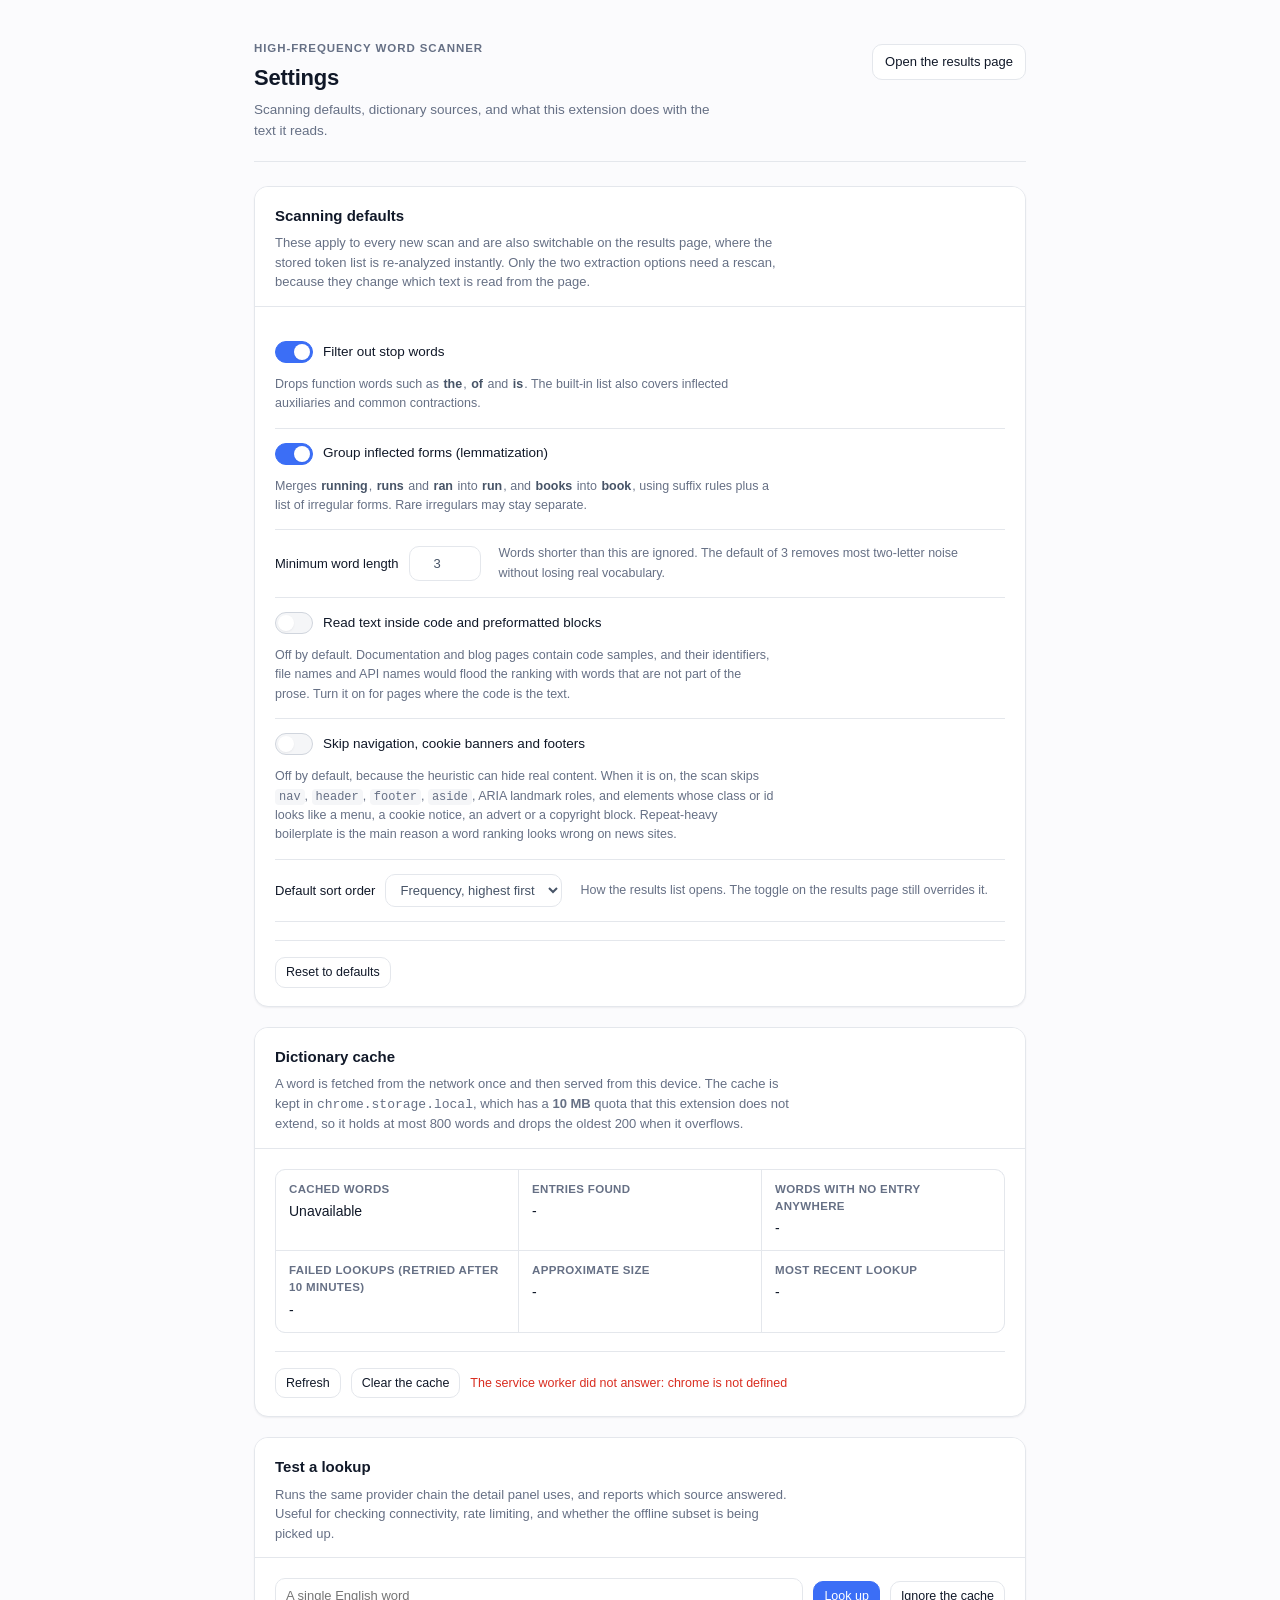
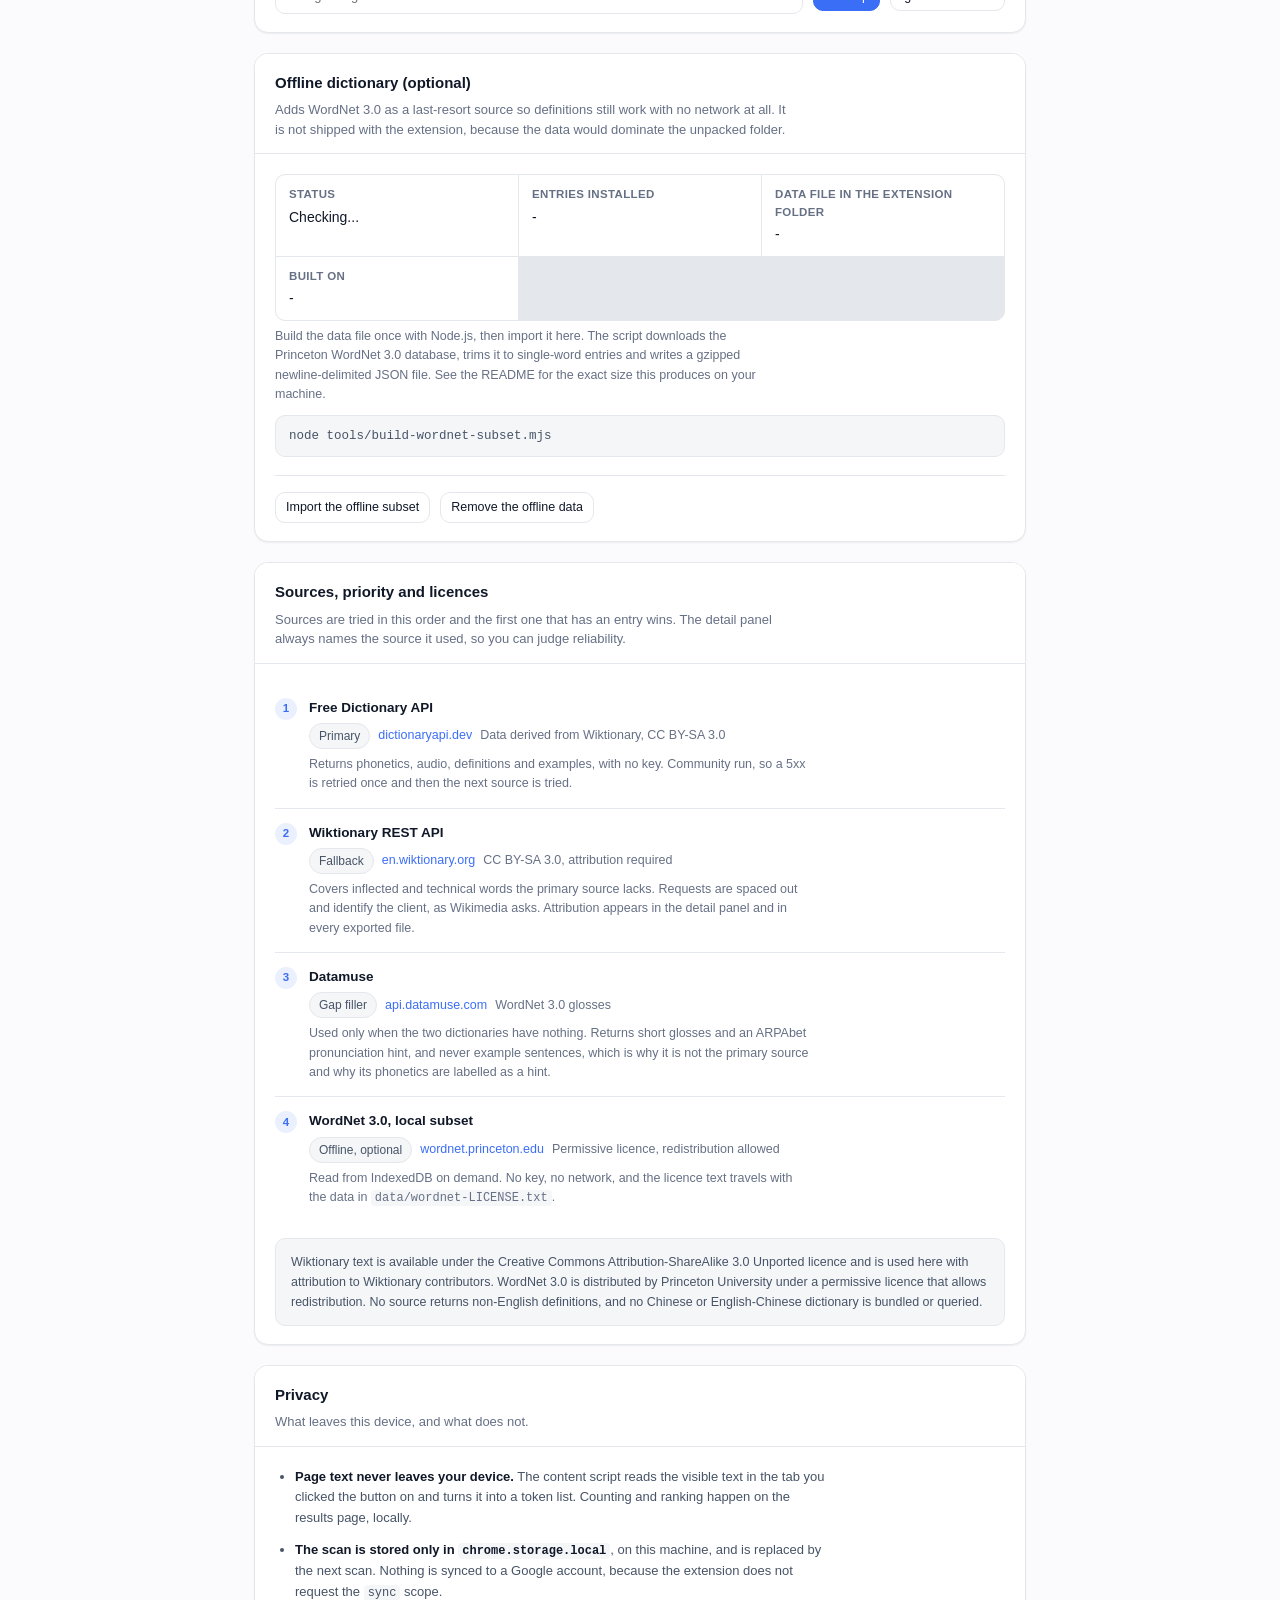
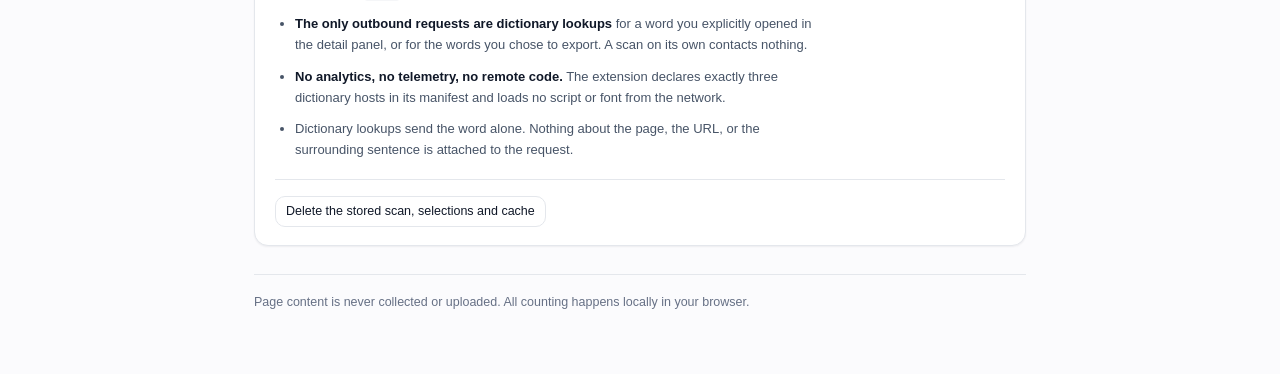
<file: options/options.html>
<!DOCTYPE html>
<html lang="en">
  <head>
    <meta charset="utf-8" />
    <meta name="viewport" content="width=device-width, initial-scale=1" />
    <title>High-Frequency Word Scanner - Settings</title>
    <link rel="stylesheet" href="../styles/base.css" />
    <link rel="stylesheet" href="options.css" />
  </head>
  <body>
    <div class="page">
      <header class="page-header">
        <div>
          <p class="eyebrow">High-Frequency Word Scanner</p>
          <h1>Settings</h1>
          <p class="page-subtitle">
            Scanning defaults, dictionary sources, and what this extension does with the
            text it reads.
          </p>
        </div>
        <div class="page-header-actions">
          <button type="button" class="btn" id="open-results">Open the results page</button>
        </div>
      </header>

      <main>
        <section class="card" aria-labelledby="scan-heading">
          <div class="card-head">
            <h2 id="scan-heading">Scanning defaults</h2>
            <p>
              These apply to every new scan and are also switchable on the results page,
              where the stored token list is re-analyzed instantly. Only the two extraction
              options need a rescan, because they change which text is read from the page.
            </p>
          </div>

          <div class="card-body">
            <div class="option-row">
              <label class="switch">
                <input type="checkbox" id="opt-stopwords" />
                <span class="switch-track" aria-hidden="true"></span>
                <span class="switch-label">Filter out stop words</span>
              </label>
              <p class="option-note">
                Drops function words such as <em>the</em>, <em>of</em> and <em>is</em>. The
                built-in list also covers inflected auxiliaries and common contractions.
              </p>
            </div>

            <div class="option-row">
              <label class="switch">
                <input type="checkbox" id="opt-lemmatize" />
                <span class="switch-track" aria-hidden="true"></span>
                <span class="switch-label">Group inflected forms (lemmatization)</span>
              </label>
              <p class="option-note">
                Merges <em>running</em>, <em>runs</em> and <em>ran</em> into <em>run</em>,
                and <em>books</em> into <em>book</em>, using suffix rules plus a list of
                irregular forms. Rare irregulars may stay separate.
              </p>
            </div>

            <div class="option-row option-row-inline">
              <label class="field">
                <span class="field-label">Minimum word length</span>
                <input type="number" id="opt-minlength" min="1" max="20" step="1" />
              </label>
              <p class="option-note">
                Words shorter than this are ignored. The default of 3 removes most
                two-letter noise without losing real vocabulary.
              </p>
            </div>

            <div class="option-row">
              <label class="switch">
                <input type="checkbox" id="opt-code" />
                <span class="switch-track" aria-hidden="true"></span>
                <span class="switch-label">Read text inside code and preformatted blocks</span>
              </label>
              <p class="option-note">
                Off by default. Documentation and blog pages contain code samples, and their
                identifiers, file names and API names would flood the ranking with words that
                are not part of the prose. Turn it on for pages where the code is the text.
              </p>
            </div>

            <div class="option-row">
              <label class="switch">
                <input type="checkbox" id="opt-boilerplate" />
                <span class="switch-track" aria-hidden="true"></span>
                <span class="switch-label">Skip navigation, cookie banners and footers</span>
              </label>
              <p class="option-note">
                Off by default, because the heuristic can hide real content. When it is on,
                the scan skips <code>nav</code>, <code>header</code>, <code>footer</code>,
                <code>aside</code>, ARIA landmark roles, and elements whose class or id looks
                like a menu, a cookie notice, an advert or a copyright block. Repeat-heavy
                boilerplate is the main reason a word ranking looks wrong on news sites.
              </p>
            </div>

            <div class="option-row option-row-inline">
              <label class="field">
                <span class="field-label">Default sort order</span>
                <select id="opt-sort">
                  <option value="freq">Frequency, highest first</option>
                  <option value="alpha">Alphabetical</option>
                </select>
              </label>
              <p class="option-note">How the results list opens. The toggle on the results page still overrides it.</p>
            </div>

            <div class="card-actions">
              <button type="button" class="btn btn-sm" id="reset-settings">Reset to defaults</button>
              <span class="save-state" id="settings-state" role="status" aria-live="polite"></span>
            </div>
          </div>
        </section>

        <section class="card" aria-labelledby="cache-heading">
          <div class="card-head">
            <h2 id="cache-heading">Dictionary cache</h2>
            <p>
              A word is fetched from the network once and then served from this device. The
              cache is kept in <code>chrome.storage.local</code>, which has a
              <strong>10 MB</strong> quota that this extension does not extend, so it holds at
              most 800 words and drops the oldest 200 when it overflows.
            </p>
          </div>

          <div class="card-body">
            <dl class="stat-grid" id="cache-stats">
              <div class="stat">
                <dt>Cached words</dt>
                <dd id="cache-count">-</dd>
              </div>
              <div class="stat">
                <dt>Entries found</dt>
                <dd id="cache-ok">-</dd>
              </div>
              <div class="stat">
                <dt>Words with no entry anywhere</dt>
                <dd id="cache-missing">-</dd>
              </div>
              <div class="stat">
                <dt>Failed lookups (retried after 10 minutes)</dt>
                <dd id="cache-error">-</dd>
              </div>
              <div class="stat">
                <dt>Approximate size</dt>
                <dd id="cache-bytes">-</dd>
              </div>
              <div class="stat">
                <dt>Most recent lookup</dt>
                <dd id="cache-newest">-</dd>
              </div>
            </dl>

            <div class="card-actions">
              <button type="button" class="btn btn-sm" id="refresh-cache">Refresh</button>
              <button type="button" class="btn btn-sm" id="clear-cache">Clear the cache</button>
              <span class="save-state" id="cache-state" role="status" aria-live="polite"></span>
            </div>
          </div>
        </section>

        <section class="card" aria-labelledby="lookup-heading">
          <div class="card-head">
            <h2 id="lookup-heading">Test a lookup</h2>
            <p>
              Runs the same provider chain the detail panel uses, and reports which source
              answered. Useful for checking connectivity, rate limiting, and whether the
              offline subset is being picked up.
            </p>
          </div>

          <div class="card-body">
            <div class="lookup-form">
              <input type="text" id="lookup-word" placeholder="A single English word" autocomplete="off" spellcheck="false" aria-label="Word to look up" />
              <button type="button" class="btn btn-sm btn-primary" id="lookup-run">Look up</button>
              <button type="button" class="btn btn-sm" id="lookup-force">Ignore the cache</button>
            </div>
            <div class="lookup-result" id="lookup-result" hidden></div>
          </div>
        </section>

        <section class="card" aria-labelledby="offline-heading">
          <div class="card-head">
            <h2 id="offline-heading">Offline dictionary (optional)</h2>
            <p>
              Adds WordNet 3.0 as a last-resort source so definitions still work with no
              network at all. It is not shipped with the extension, because the data would
              dominate the unpacked folder.
            </p>
          </div>

          <div class="card-body">
            <dl class="stat-grid" id="wordnet-stats">
              <div class="stat">
                <dt>Status</dt>
                <dd id="wordnet-status">Checking...</dd>
              </div>
              <div class="stat">
                <dt>Entries installed</dt>
                <dd id="wordnet-count">-</dd>
              </div>
              <div class="stat">
                <dt>Data file in the extension folder</dt>
                <dd id="wordnet-file">-</dd>
              </div>
              <div class="stat">
                <dt>Built on</dt>
                <dd id="wordnet-built">-</dd>
              </div>
            </dl>

            <p class="option-note">
              Build the data file once with Node.js, then import it here. The script
              downloads the Princeton WordNet 3.0 database, trims it to single-word entries
              and writes a gzipped newline-delimited JSON file. See the README for the exact
              size this produces on your machine.
            </p>
            <pre class="command">node tools/build-wordnet-subset.mjs</pre>

            <div class="progress" id="wordnet-progress" hidden>
              <div class="progress-track"><div class="progress-fill" id="wordnet-progress-fill"></div></div>
              <p class="progress-detail" id="wordnet-progress-detail"></p>
            </div>

            <div class="card-actions">
              <button type="button" class="btn btn-sm" id="wordnet-import">Import the offline subset</button>
              <button type="button" class="btn btn-sm" id="wordnet-remove">Remove the offline data</button>
              <span class="save-state" id="wordnet-state" role="status" aria-live="polite"></span>
            </div>
          </div>
        </section>

        <section class="card" aria-labelledby="sources-heading">
          <div class="card-head">
            <h2 id="sources-heading">Sources, priority and licences</h2>
            <p>
              Sources are tried in this order and the first one that has an entry wins. The
              detail panel always names the source it used, so you can judge reliability.
            </p>
          </div>

          <div class="card-body">
            <ol class="source-list">
              <li>
                <div class="source-name">Free Dictionary API</div>
                <div class="source-meta">
                  <span class="chip">Primary</span>
                  <a href="https://dictionaryapi.dev/" target="_blank" rel="noopener noreferrer">dictionaryapi.dev</a>
                  <span>Data derived from Wiktionary, CC BY-SA 3.0</span>
                </div>
                <p class="option-note">
                  Returns phonetics, audio, definitions and examples, with no key. Community
                  run, so a 5xx is retried once and then the next source is tried.
                </p>
              </li>
              <li>
                <div class="source-name">Wiktionary REST API</div>
                <div class="source-meta">
                  <span class="chip">Fallback</span>
                  <a href="https://en.wiktionary.org/" target="_blank" rel="noopener noreferrer">en.wiktionary.org</a>
                  <span>CC BY-SA 3.0, attribution required</span>
                </div>
                <p class="option-note">
                  Covers inflected and technical words the primary source lacks. Requests are
                  spaced out and identify the client, as Wikimedia asks. Attribution appears
                  in the detail panel and in every exported file.
                </p>
              </li>
              <li>
                <div class="source-name">Datamuse</div>
                <div class="source-meta">
                  <span class="chip">Gap filler</span>
                  <a href="https://www.datamuse.com/api/" target="_blank" rel="noopener noreferrer">api.datamuse.com</a>
                  <span>WordNet 3.0 glosses</span>
                </div>
                <p class="option-note">
                  Used only when the two dictionaries have nothing. Returns short glosses and
                  an ARPAbet pronunciation hint, and never example sentences, which is why it
                  is not the primary source and why its phonetics are labelled as a hint.
                </p>
              </li>
              <li>
                <div class="source-name">WordNet 3.0, local subset</div>
                <div class="source-meta">
                  <span class="chip">Offline, optional</span>
                  <a href="https://wordnet.princeton.edu/" target="_blank" rel="noopener noreferrer">wordnet.princeton.edu</a>
                  <span>Permissive licence, redistribution allowed</span>
                </div>
                <p class="option-note">
                  Read from IndexedDB on demand. No key, no network, and the licence text
                  travels with the data in <code>data/wordnet-LICENSE.txt</code>.
                </p>
              </li>
            </ol>

            <p class="attribution">
              Wiktionary text is available under the Creative Commons Attribution-ShareAlike
              3.0 Unported licence and is used here with attribution to Wiktionary
              contributors. WordNet 3.0 is distributed by Princeton University under a
              permissive licence that allows redistribution. No source returns non-English
              definitions, and no Chinese or English-Chinese dictionary is bundled or queried.
            </p>
          </div>
        </section>

        <section class="card" aria-labelledby="privacy-heading">
          <div class="card-head">
            <h2 id="privacy-heading">Privacy</h2>
            <p>What leaves this device, and what does not.</p>
          </div>

          <div class="card-body">
            <ul class="privacy-list">
              <li>
                <strong>Page text never leaves your device.</strong> The content script reads
                the visible text in the tab you clicked the button on and turns it into a
                token list. Counting and ranking happen on the results page, locally.
              </li>
              <li>
                <strong>The scan is stored only in <code>chrome.storage.local</code></strong>,
                on this machine, and is replaced by the next scan. Nothing is synced to a
                Google account, because the extension does not request the <code>sync</code>
                scope.
              </li>
              <li>
                <strong>The only outbound requests are dictionary lookups</strong> for a word
                you explicitly opened in the detail panel, or for the words you chose to
                export. A scan on its own contacts nothing.
              </li>
              <li>
                <strong>No analytics, no telemetry, no remote code.</strong> The extension
                declares exactly three dictionary hosts in its manifest and loads no script
                or font from the network.
              </li>
              <li>
                Dictionary lookups send the word alone. Nothing about the page, the URL, or
                the surrounding sentence is attached to the request.
              </li>
            </ul>

            <div class="card-actions">
              <button type="button" class="btn btn-sm" id="clear-storage">Delete the stored scan, selections and cache</button>
              <span class="save-state" id="storage-state" role="status" aria-live="polite"></span>
            </div>
          </div>
        </section>
      </main>

      <footer class="page-footer">
        <p>
          Page content is never collected or uploaded. All counting happens locally in your
          browser.
        </p>
      </footer>
    </div>

    <div class="toast-region" id="toast-region" aria-live="polite" aria-atomic="false"></div>

    <script type="module" src="options.js"></script>
  </body>
</html>
</file>
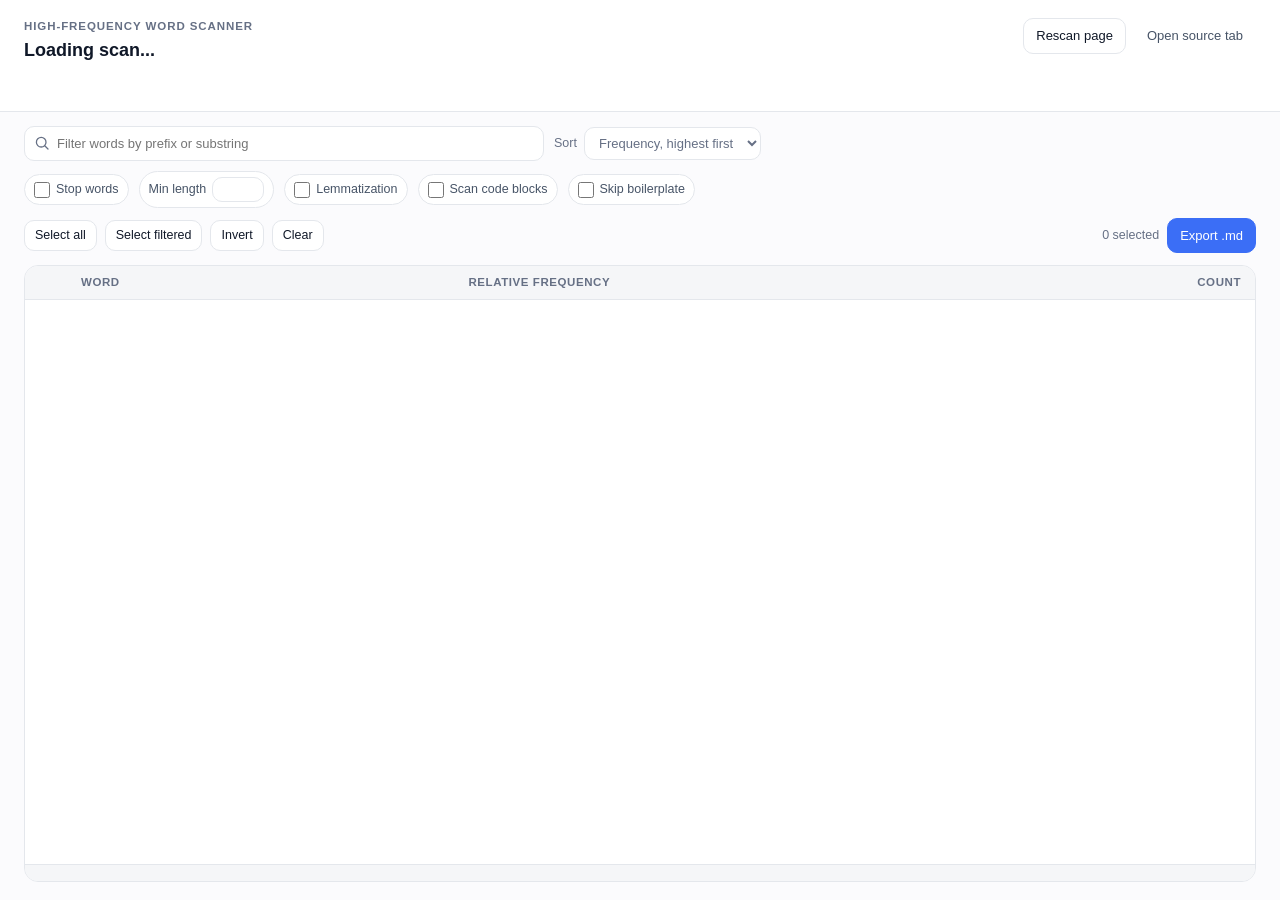
<file: results/results.html>
<!DOCTYPE html>
<html lang="en">
  <head>
    <meta charset="utf-8" />
    <meta name="viewport" content="width=device-width, initial-scale=1" />
    <title>Word Frequency Results</title>
    <link rel="stylesheet" href="../styles/base.css" />
    <link rel="stylesheet" href="results.css" />
    <link rel="stylesheet" href="detail.css" />
  </head>
  <body>
    <header class="app-header">
      <div class="header-main">
        <p class="eyebrow">High-Frequency Word Scanner</p>
        <h1 id="scan-title">Loading scan...</h1>
        <div class="header-meta">
          <a id="scan-url" href="#" rel="noopener noreferrer" target="_blank"></a>
        </div>
        <div class="header-chips" id="scan-chips"></div>
        <p class="header-note" id="truncate-note" hidden></p>
      </div>
      <div class="header-actions">
        <button type="button" class="btn" id="btn-rescan">Rescan page</button>
        <button type="button" class="btn btn-ghost" id="btn-source">Open source tab</button>
      </div>
    </header>

    <main class="app-main">
      <section class="controls" aria-label="Filters and bulk actions">
        <div class="controls-row">
          <div class="search-field">
            <svg class="search-icon" viewBox="0 0 20 20" aria-hidden="true" focusable="false">
              <circle cx="9" cy="9" r="6" fill="none" stroke="currentColor" stroke-width="1.6" />
              <line x1="13.4" y1="13.4" x2="17.5" y2="17.5" stroke="currentColor" stroke-width="1.6" stroke-linecap="round" />
            </svg>
            <input
              id="search"
              type="search"
              placeholder="Filter words by prefix or substring"
              aria-label="Filter words by prefix or substring"
              autocomplete="off"
              spellcheck="false"
            />
            <button type="button" class="search-clear" id="search-clear" aria-label="Clear the filter" hidden>Clear</button>
          </div>

          <label class="sort-field">
            <span>Sort</span>
            <select id="sort" aria-label="Sort order">
              <option value="freq">Frequency, highest first</option>
              <option value="alpha">Alphabetical</option>
            </select>
          </label>
        </div>

        <div class="controls-row controls-toggles">
          <label class="toggle">
            <input type="checkbox" id="opt-stopwords" />
            <span>Stop words</span>
          </label>
          <label class="toggle">
            <span>Min length</span>
            <input type="number" id="opt-minlength" min="1" max="20" step="1" aria-label="Minimum word length" />
          </label>
          <label class="toggle">
            <input type="checkbox" id="opt-lemmatize" />
            <span>Lemmatization</span>
          </label>
          <label class="toggle" title="Code and preformatted blocks are excluded by default because they inject identifiers into the word list.">
            <input type="checkbox" id="opt-code" />
            <span>Scan code blocks</span>
          </label>
          <label class="toggle" title="Skips nav, header, footer, aside, ARIA landmarks and elements whose class or id looks like a cookie banner or a copyright block. Off by default.">
            <input type="checkbox" id="opt-boilerplate" />
            <span>Skip boilerplate</span>
          </label>
          <button type="button" class="btn btn-sm" id="btn-apply-extraction" hidden>Apply extraction settings</button>
        </div>

        <div class="controls-row controls-actions">
          <div class="bulk-actions">
            <button type="button" class="btn btn-sm" id="btn-select-all">Select all</button>
            <button type="button" class="btn btn-sm" id="btn-select-filtered">Select filtered</button>
            <button type="button" class="btn btn-sm" id="btn-invert">Invert</button>
            <button type="button" class="btn btn-sm" id="btn-clear-selection">Clear</button>
          </div>
          <div class="export-actions">
            <span class="selection-count" id="selection-count">0 selected</span>
            <button type="button" class="btn btn-primary" id="btn-export">Export .md</button>
          </div>
        </div>
      </section>

      <section class="list-panel" aria-label="Word list">
        <div class="list-head" role="presentation">
          <span class="col-check"></span>
          <span class="col-word">Word</span>
          <span class="col-bar">Relative frequency</span>
          <span class="col-count">Count</span>
        </div>

        <div
          class="viewport"
          id="viewport"
          role="listbox"
          aria-multiselectable="true"
          aria-label="Words sorted by frequency. Use the arrow keys to move, Enter to open a definition, Space to select."
          tabindex="0"
        >
          <div class="spacer" id="spacer"></div>
          <div class="rows" id="rows"></div>
        </div>

        <div class="empty-state" id="empty-state" hidden>
          <h2 id="empty-title">No words to show</h2>
          <p id="empty-body"></p>
        </div>

        <p class="list-footer" id="list-footer"></p>
      </section>
    </main>

    <aside class="drawer" id="drawer" role="dialog" aria-modal="false" aria-labelledby="drawer-word" aria-hidden="true">
      <header class="drawer-head">
        <div class="drawer-title">
          <h2 id="drawer-word">&nbsp;</h2>
          <p class="drawer-subtitle" id="drawer-subtitle"></p>
        </div>
        <button type="button" class="btn btn-icon" id="drawer-close" aria-label="Close the detail panel">Esc</button>
      </header>
      <div class="drawer-body" id="drawer-body"></div>
      <footer class="drawer-foot" id="drawer-foot"></footer>
    </aside>

    <div class="scrim" id="scrim" hidden></div>

    <dialog class="dialog" id="confirm-dialog">
      <h2 id="confirm-title">Export everything?</h2>
      <p id="confirm-body"></p>
      <div class="dialog-actions">
        <button type="button" class="btn" id="confirm-cancel">Cancel</button>
        <button type="button" class="btn btn-primary" id="confirm-accept">Export</button>
      </div>
    </dialog>

    <div class="progress-overlay" id="progress-overlay" hidden>
      <div class="progress-card" role="status" aria-live="polite">
        <p class="progress-title" id="progress-title">Fetching definitions...</p>
        <div class="progress-track"><div class="progress-fill" id="progress-fill"></div></div>
        <p class="progress-detail" id="progress-detail"></p>
        <button type="button" class="btn btn-sm" id="progress-cancel">Cancel</button>
      </div>
    </div>

    <div class="toast-region" id="toast-region" aria-live="polite" aria-atomic="false"></div>

    <template id="row-template">
      <div class="row" role="option" tabindex="-1">
        <span class="row-check">
          <input type="checkbox" class="row-checkbox" tabindex="-1" />
        </span>
        <span class="row-word-wrap">
          <button type="button" class="row-word" tabindex="-1"></button>
          <span class="row-flag" hidden title="This word is usually capitalized on the scanned page.">Aa</span>
        </span>
        <span class="row-bar" aria-hidden="true"><i></i></span>
        <span class="row-count"></span>
      </div>
    </template>

    <script type="module" src="results.js"></script>
  </body>
</html>
</file>
<file: docs/styles.css>
/* =========================================================================
   WordLens landing page — stylesheet
   No frameworks, no build step, no external assets. Everything below uses
   design tokens declared once in :root, so the whole palette can be changed
   from one place.

   Contents
   1.  Design tokens
   2.  Reset and base
   3.  Layout primitives
   4.  Typography
   5.  Buttons and links
   6.  Utilities
   7.  Header and navigation
   8.  Hero
   9.  Product preview (mock browser, results page, scan button)
   10. Cards
   11. Steps
   12. Install
   13. Check list (privacy)
   14. FAQ
   15. Footer
   16. Scroll reveal
   17. Responsive adjustments
   18. Reduced motion and forced colors
   ========================================================================= */

/* =========================================================================
   1. Design tokens
   ========================================================================= */

:root {
  /* Palette — light is the default theme. One background, one surface, one
     text colour, one muted colour, one accent, one border colour. */
  --bg: #ffffff;
  --surface: #f7f8fa;
  --surface-strong: #eff1f4;
  --card-bg: #ffffff;
  --text: #16181d;
  --muted: #5a6472;
  --border: #e4e7ec;
  --border-strong: #ccd2dc;
  --accent: #4f46e5;
  --accent-strong: #4338ca;
  --accent-text: #4f46e5;
  --accent-soft: rgba(79, 70, 229, 0.08);
  --focus: #4f46e5;
  --code-bg: #f2f3f6;
  --header-bg: rgba(255, 255, 255, 0.62);
  --header-bg-scrolled: rgba(255, 255, 255, 0.86);
  --hero-glow-1: rgba(79, 70, 229, 0.16);
  --hero-glow-2: rgba(124, 116, 255, 0.13);
  --shadow-sm: 0 1px 2px rgba(16, 24, 40, 0.05), 0 1px 3px rgba(16, 24, 40, 0.04);
  --shadow-md: 0 2px 4px rgba(16, 24, 40, 0.04), 0 12px 28px -12px rgba(16, 24, 40, 0.18);
  --shadow-fab: 0 6px 18px rgba(79, 70, 229, 0.32);

  /* Typography — system stack only, nothing downloaded. */
  --font-sans: system-ui, -apple-system, "Segoe UI", Roboto, "Helvetica Neue", Arial, "Noto Sans", sans-serif;
  --font-mono: ui-monospace, SFMono-Regular, "SF Mono", Menlo, Consolas, "Liberation Mono", monospace;

  /* Fluid type scale. Each step interpolates between a mobile floor and a
     desktop ceiling, so no step has to be re-declared per breakpoint. */
  --fs-h1: clamp(2.1rem, 1.5rem + 2.7vw, 3.35rem);
  --fs-h2: clamp(1.55rem, 1.3rem + 1.25vw, 2.15rem);
  --fs-h3: clamp(1.05rem, 1rem + 0.3vw, 1.25rem);
  --fs-lede: clamp(1.05rem, 1rem + 0.4vw, 1.22rem);
  --fs-body: clamp(1rem, 0.98rem + 0.1vw, 1.06rem);
  --fs-sm: 0.9375rem;
  --fs-xs: 0.8125rem;

  --lh-tight: 1.12;
  --lh-snug: 1.28;
  --lh-body: 1.65;

  /* Spacing scale. */
  --sp-1: 0.25rem;
  --sp-2: 0.5rem;
  --sp-3: 0.75rem;
  --sp-4: 1rem;
  --sp-5: 1.5rem;
  --sp-6: 2rem;
  --sp-7: 2.5rem;
  --sp-8: 3rem;
  --sp-9: 4rem;
  --section-y: clamp(3.5rem, 2.25rem + 5.5vw, 6.5rem);

  /* Shape and motion. */
  --r-sm: 8px;
  --r-md: 12px;
  --r-lg: 18px;
  --r-pill: 999px;
  --container: 1160px;
  --header-h: 4rem;
  --ease: cubic-bezier(0.22, 0.61, 0.36, 1);
}

@media (prefers-color-scheme: dark) {
  :root {
    --bg: #0e1014;
    --surface: #12161d;
    --surface-strong: #1b2029;
    --card-bg: #161a21;
    --text: #e9ebf0;
    --muted: #a2aab8;
    --border: #262c36;
    --border-strong: #3a4250;
    --accent: #4f46e5;
    --accent-strong: #4338ca;
    --accent-text: #a5b4fc;
    --accent-soft: rgba(165, 180, 252, 0.14);
    --focus: #a5b4fc;
    --code-bg: #1c212b;
    --header-bg: rgba(14, 16, 20, 0.6);
    --header-bg-scrolled: rgba(14, 16, 20, 0.85);
    --hero-glow-1: rgba(79, 70, 229, 0.34);
    --hero-glow-2: rgba(124, 116, 255, 0.16);
    --shadow-sm: 0 1px 2px rgba(0, 0, 0, 0.5);
    --shadow-md: 0 2px 6px rgba(0, 0, 0, 0.5), 0 16px 32px -16px rgba(0, 0, 0, 0.7);
    --shadow-fab: 0 6px 20px rgba(0, 0, 0, 0.55);
  }
}

/* =========================================================================
   2. Reset and base
   ========================================================================= */

*,
*::before,
*::after {
  box-sizing: border-box;
}

html {
  -webkit-text-size-adjust: 100%;
  scroll-behavior: smooth;
  scroll-padding-top: calc(var(--header-h) + 1rem);
}

body {
  margin: 0;
  background: var(--bg);
  color: var(--text);
  font-family: var(--font-sans);
  font-size: var(--fs-body);
  line-height: var(--lh-body);
  -webkit-font-smoothing: antialiased;
  text-rendering: optimizeLegibility;
}

h1, h2, h3, h4, p, ul, ol, figure {
  margin: 0;
}

ul, ol {
  padding: 0;
}

svg {
  display: block;
}

a {
  color: var(--accent-text);
  text-decoration-thickness: 1px;
  text-underline-offset: 0.18em;
}

a:hover {
  text-decoration-thickness: 2px;
}

code {
  font-family: var(--font-mono);
  font-size: 0.9em;
  background: var(--code-bg);
  border: 1px solid var(--border);
  border-radius: 6px;
  padding: 0.08em 0.34em;
  white-space: nowrap;
}

kbd {
  font-family: var(--font-mono);
  font-size: 0.82em;
  border: 1px solid var(--border-strong);
  border-bottom-width: 2px;
  border-radius: 5px;
  padding: 0.05em 0.34em;
  background: var(--surface);
  color: var(--text);
}

:where(a, button, summary, [tabindex]):focus-visible {
  outline: 2px solid var(--focus);
  outline-offset: 2px;
  border-radius: 4px;
}

/* =========================================================================
   3. Layout primitives
   ========================================================================= */

.container {
  width: 100%;
  max-width: var(--container);
  margin-inline: auto;
  padding-inline: clamp(1rem, 4vw, 2rem);
}

.check-list {
  /* Left-aligned with the rest of the page rather than centred, so every
     section title shares one edge while the text keeps a readable measure. */
  max-width: 52rem;
}

.section {
  padding-block: var(--section-y);
}

.section-alt {
  background: var(--surface);
}

/* =========================================================================
   4. Typography
   ========================================================================= */

.section-title {
  font-size: var(--fs-h2);
  line-height: var(--lh-snug);
  font-weight: 660;
  letter-spacing: -0.015em;
  text-wrap: balance;
}

.section-lede {
  margin-top: var(--sp-3);
  font-size: var(--fs-lede);
  line-height: 1.55;
  color: var(--muted);
  max-width: 54ch;
}

/* =========================================================================
   5. Buttons and links
   ========================================================================= */

.btn {
  display: inline-flex;
  align-items: center;
  justify-content: center;
  gap: 0.5rem;
  padding: 0.72rem 1.15rem;
  border: 1px solid transparent;
  border-radius: var(--r-md);
  background: var(--accent);
  color: #ffffff;
  font: inherit;
  font-size: var(--fs-sm);
  font-weight: 600;
  line-height: 1.2;
  text-decoration: none;
  cursor: pointer;
  transition: background-color 0.18s var(--ease), border-color 0.18s var(--ease), transform 0.18s var(--ease);
}

.btn-primary:hover {
  background: var(--accent-strong);
}

.btn-primary:active {
  transform: translateY(1px);
}

.btn-sm {
  padding: 0.5rem 0.85rem;
}

.btn svg {
  width: 1rem;
  height: 1rem;
  flex: none;
}

.btn-disabled,
.btn-disabled:hover {
  background: var(--surface-strong);
  border-color: var(--border);
  color: var(--muted);
  cursor: not-allowed;
  transform: none;
}

.link-arrow {
  display: inline-flex;
  align-items: center;
  gap: 0.4rem;
  font-size: var(--fs-sm);
  font-weight: 600;
  color: var(--text);
  text-decoration: none;
  padding: 0.72rem 0.25rem;
}

.link-arrow svg {
  width: 1rem;
  height: 1rem;
  transition: transform 0.18s var(--ease);
}

.link-arrow:hover svg {
  transform: translateX(3px);
}

/* =========================================================================
   6. Utilities
   ========================================================================= */

.visually-hidden {
  position: absolute;
  width: 1px;
  height: 1px;
  margin: -1px;
  padding: 0;
  overflow: hidden;
  white-space: nowrap;
  border: 0;
  clip-path: inset(50%);
}

.skip-link {
  position: absolute;
  left: 1rem;
  top: -4rem;
  z-index: 200;
  padding: 0.6rem 0.95rem;
  border-radius: var(--r-sm);
  background: var(--accent);
  color: #ffffff;
  font-size: var(--fs-sm);
  font-weight: 600;
  text-decoration: none;
  transition: top 0.18s var(--ease);
}

.skip-link:focus {
  top: 0.75rem;
}

/* =========================================================================
   7. Header and navigation
   ========================================================================= */

.site-header {
  position: sticky;
  top: 0;
  z-index: 100;
  background: var(--header-bg);
  backdrop-filter: blur(10px) saturate(150%);
  -webkit-backdrop-filter: blur(10px) saturate(150%);
  border-bottom: 1px solid transparent;
  transition: background-color 0.25s var(--ease), border-color 0.25s var(--ease), box-shadow 0.25s var(--ease);
}

.site-header.is-scrolled {
  background: var(--header-bg-scrolled);
  border-bottom-color: var(--border);
  box-shadow: var(--shadow-sm);
}

.header-inner {
  display: flex;
  align-items: center;
  justify-content: space-between;
  gap: var(--sp-4);
  flex-wrap: wrap;
  min-height: var(--header-h);
}

.brand {
  display: inline-flex;
  align-items: center;
  gap: 0.55rem;
  color: var(--text);
  font-weight: 650;
  letter-spacing: -0.01em;
  text-decoration: none;
}

.brand-mark {
  display: inline-grid;
  place-items: center;
  width: 1.75rem;
  height: 1.75rem;
  color: var(--accent-text);
}

.brand-mark svg {
  width: 100%;
  height: 100%;
}

.site-nav {
  display: flex;
  align-items: center;
  justify-content: flex-end;
  flex-wrap: wrap;
  gap: clamp(0.75rem, 2vw, 1.4rem);
}

.site-nav-list {
  display: flex;
  align-items: center;
  flex-wrap: wrap;
  justify-content: flex-end;
  gap: 0.35rem clamp(0.85rem, 2vw, 1.5rem);
  list-style: none;
  margin: 0;
}

.site-nav-list a {
  display: inline-flex;
  align-items: center;
  font-size: var(--fs-sm);
  font-weight: 550;
  color: var(--muted);
  text-decoration: none;
  padding-block: 0.35rem;
  transition: color 0.18s var(--ease);
}

.site-nav-list a:hover {
  color: var(--text);
}

.nav-toggle {
  display: inline-grid;
  place-items: center;
  width: 44px;
  height: 44px;
  padding: 0;
  border: 1px solid var(--border);
  border-radius: var(--r-sm);
  background: var(--card-bg);
  color: var(--text);
  cursor: pointer;
}

.nav-toggle-box {
  display: grid;
  gap: 4px;
  width: 18px;
}

.nav-toggle-box span {
  height: 2px;
  border-radius: 2px;
  background: currentColor;
  transition: transform 0.22s var(--ease), opacity 0.22s var(--ease);
}

.nav-toggle[aria-expanded="true"] .nav-toggle-box span:nth-child(1) {
  transform: translateY(6px) rotate(45deg);
}

.nav-toggle[aria-expanded="true"] .nav-toggle-box span:nth-child(2) {
  opacity: 0;
}

.nav-toggle[aria-expanded="true"] .nav-toggle-box span:nth-child(3) {
  transform: translateY(-6px) rotate(-45deg);
}

/* =========================================================================
   8. Hero
   ========================================================================= */

.hero {
  position: relative;
  overflow: hidden;
  padding-block: clamp(3rem, 2rem + 7vw, 5.5rem) clamp(2.5rem, 2rem + 4vw, 4.5rem);
}

.hero-glow {
  position: absolute;
  inset: -22rem 0 auto 0;
  height: 44rem;
  pointer-events: none;
  background:
    radial-gradient(58% 52% at 50% 42%, var(--hero-glow-1), transparent 72%),
    radial-gradient(34% 40% at 84% 30%, var(--hero-glow-2), transparent 70%);
}

.hero-inner {
  position: relative;
  z-index: 1;
  display: flex;
  flex-direction: column;
  align-items: center;
  text-align: center;
}

.pill {
  display: inline-flex;
  align-items: center;
  gap: 0.5rem;
  padding: 0.35rem 0.8rem;
  border: 1px solid var(--border);
  border-radius: var(--r-pill);
  background: var(--card-bg);
  color: var(--muted);
  font-size: var(--fs-xs);
  font-weight: 550;
}

.pill-dot {
  width: 0.45rem;
  height: 0.45rem;
  border-radius: 50%;
  background: var(--accent-text);
}

.hero h1 {
  margin-top: var(--sp-5);
  max-width: 20ch;
  font-size: var(--fs-h1);
  line-height: var(--lh-tight);
  font-weight: 680;
  letter-spacing: -0.022em;
  text-wrap: balance;
}

.hero-lede {
  margin-top: var(--sp-5);
  max-width: 46ch;
  font-size: var(--fs-lede);
  line-height: 1.55;
  color: var(--muted);
}

.hero-actions {
  display: flex;
  align-items: center;
  justify-content: center;
  flex-wrap: wrap;
  gap: 0.5rem var(--sp-3);
  margin-top: var(--sp-6);
}

.hero-note {
  margin-top: var(--sp-5);
  font-size: var(--fs-xs);
  color: var(--muted);
}

/* =========================================================================
   9. Product preview
   ========================================================================= */

.preview {
  padding-block: clamp(2.5rem, 2rem + 4vw, 4.5rem) var(--section-y);
}

.mock-stage {
  display: grid;
  gap: clamp(1rem, 2.5vw, 1.75rem);
  margin-top: clamp(1.75rem, 4vw, 2.75rem);
}

.mock-window {
  background: var(--card-bg);
  border: 1px solid var(--border);
  border-radius: var(--r-lg);
  box-shadow: var(--shadow-md);
  overflow: hidden;
}

.mock-bar {
  display: flex;
  align-items: center;
  gap: 0.6rem;
  padding: 0.55rem 0.8rem;
  border-bottom: 1px solid var(--border);
  background: var(--surface);
}

.mock-dots {
  display: inline-flex;
  gap: 5px;
  flex: none;
}

.mock-dots i {
  width: 8px;
  height: 8px;
  border-radius: 50%;
  background: var(--border-strong);
}

.mock-url {
  font-family: var(--font-mono);
  font-size: var(--fs-xs);
  color: var(--muted);
  min-width: 0;
  overflow: hidden;
  text-overflow: ellipsis;
  white-space: nowrap;
}

/* --- mock article page ------------------------------------------------- */

.mock-page {
  position: relative;
  /* The extra bottom space keeps the last paragraph clear of the floating
     scan button, the way a page's own padding would. */
  padding: clamp(1rem, 3vw, 1.6rem) clamp(1rem, 3vw, 1.6rem) 5.25rem;
  min-height: 15rem;
}

.mock-kicker {
  font-size: var(--fs-xs);
  font-weight: 650;
  letter-spacing: 0.08em;
  text-transform: uppercase;
  color: var(--accent-text);
}

.mock-article-title {
  margin-top: 0.4rem;
  font-size: clamp(1.05rem, 2.4vw, 1.32rem);
  line-height: 1.25;
  font-weight: 660;
  letter-spacing: -0.01em;
  max-width: 30ch;
}

.mock-para {
  margin-top: 0.75rem;
  font-size: var(--fs-sm);
  line-height: 1.6;
  color: var(--muted);
  max-width: 52ch;
}

/* --- the floating scan button ------------------------------------------ */

.scan-fab {
  position: absolute;
  left: clamp(0.75rem, 2vw, 1.1rem);
  bottom: clamp(0.75rem, 2vw, 1.1rem);
  display: grid;
  place-items: center;
  width: 3.25rem;
  height: 3.25rem;
  border-radius: 50%;
  background: var(--accent);
  color: #ffffff;
  box-shadow: var(--shadow-fab);
}

.scan-fab svg {
  width: 1.75rem;
  height: 1.75rem;
}

.scan-sweep,
.scan-ring {
  transform-box: view-box;
  transform-origin: 16px 16px;
}

.scan-sweep {
  animation: scan-sweep 2.8s linear infinite;
}

.scan-ring {
  animation: scan-ping 2.8s ease-out infinite;
}

@keyframes scan-sweep {
  to {
    transform: rotate(360deg);
  }
}

@keyframes scan-ping {
  0% {
    transform: scale(1);
    opacity: 0.75;
  }
  70%,
  100% {
    transform: scale(2.6);
    opacity: 0;
  }
}

/* --- mock results page -------------------------------------------------- */

.mock-results-body {
  padding: clamp(0.85rem, 2.4vw, 1.15rem);
}

.mock-toolbar {
  display: flex;
  align-items: center;
  justify-content: space-between;
  flex-wrap: wrap;
  gap: 0.6rem;
  margin-bottom: 0.9rem;
}

.mock-toolbar-title {
  font-size: var(--fs-xs);
  font-weight: 600;
  color: var(--muted);
}

.mock-search {
  display: inline-flex;
  align-items: center;
  gap: 0.4rem;
  min-width: 0;
  padding: 0.35rem 0.65rem;
  border: 1px solid var(--border);
  border-radius: var(--r-pill);
  background: var(--surface);
  color: var(--muted);
  font-size: var(--fs-xs);
}

.mock-search svg {
  width: 0.85rem;
  height: 0.85rem;
  flex: none;
}

.mock-search span {
  overflow: hidden;
  text-overflow: ellipsis;
  white-space: nowrap;
}

.mock-split {
  display: grid;
  gap: 0.9rem;
}

.mock-list {
  display: grid;
  gap: 0.15rem;
  list-style: none;
  margin: 0;
  align-content: start;
}

.mock-row {
  display: grid;
  grid-template-columns: auto minmax(0, 1fr) auto;
  grid-template-areas:
    "check word count"
    "check track track";
  align-items: center;
  gap: 0.15rem 0.55rem;
  padding: 0.4rem 0.5rem;
  border-radius: var(--r-sm);
}

.mock-row.is-active {
  background: var(--accent-soft);
}

.mock-check {
  grid-area: check;
  width: 1rem;
  height: 1rem;
  border: 1.5px solid var(--border-strong);
  border-radius: 4px;
  align-self: center;
  position: relative;
}

.mock-check.is-on {
  background: var(--accent);
  border-color: var(--accent);
}

.mock-check.is-on::after {
  content: "";
  position: absolute;
  left: 0.24rem;
  top: 0.32rem;
  width: 0.42rem;
  height: 0.22rem;
  border-left: 1.8px solid #ffffff;
  border-bottom: 1.8px solid #ffffff;
  transform: rotate(-45deg);
}

.mock-word {
  grid-area: word;
  font-size: var(--fs-sm);
  font-weight: 550;
  overflow: hidden;
  text-overflow: ellipsis;
  white-space: nowrap;
}

.mock-count {
  grid-area: count;
  font-size: var(--fs-xs);
  color: var(--muted);
  font-variant-numeric: tabular-nums;
}

.mock-track {
  grid-area: track;
  height: 4px;
  border-radius: var(--r-pill);
  background: var(--border);
  overflow: hidden;
}

.mock-track-fill {
  display: block;
  height: 100%;
  width: var(--w, 0%);
  border-radius: inherit;
  background: var(--accent-text);
  opacity: 0.85;
}

.mock-detail {
  display: flex;
  flex-direction: column;
  gap: 0.6rem;
  padding: 0.85rem 0.95rem;
  border: 1px solid var(--border);
  border-radius: var(--r-md);
  background: var(--surface);
}

.mock-detail-head {
  display: flex;
  align-items: baseline;
  flex-wrap: wrap;
  gap: 0.5rem;
}

.mock-detail-word {
  font-size: 1.15rem;
  font-weight: 660;
  letter-spacing: -0.01em;
}

.mock-detail-phon {
  font-family: var(--font-mono);
  font-size: var(--fs-xs);
  color: var(--muted);
}

.mock-audio {
  display: grid;
  place-items: center;
  width: 1.6rem;
  height: 1.6rem;
  margin-left: auto;
  align-self: center;
  border-radius: 50%;
  background: var(--accent-soft);
  color: var(--accent-text);
}

.mock-audio svg {
  width: 0.85rem;
  height: 0.85rem;
}

.mock-source {
  align-self: flex-start;
  padding: 0.15rem 0.5rem;
  border-radius: var(--r-pill);
  background: var(--accent-soft);
  color: var(--accent-text);
  font-size: var(--fs-xs);
  font-weight: 600;
}

.mock-pos-label {
  font-size: var(--fs-xs);
  font-style: italic;
  color: var(--muted);
  margin-bottom: 0.1rem;
}

.mock-def {
  font-size: var(--fs-sm);
  line-height: 1.5;
}

.mock-example {
  margin-top: 0.35rem;
  padding-left: 0.6rem;
  border-left: 2px solid var(--border-strong);
  font-size: var(--fs-sm);
  line-height: 1.5;
  color: var(--muted);
}

.mock-occurs {
  font-size: var(--fs-xs);
  color: var(--muted);
}

/* =========================================================================
   10. Cards
   ========================================================================= */

.card-grid {
  display: grid;
  gap: clamp(0.85rem, 2vw, 1.25rem);
  grid-template-columns: minmax(0, 1fr);
  margin-top: clamp(1.75rem, 4vw, 2.75rem);
}

.card {
  padding: clamp(1.15rem, 2.6vw, 1.6rem);
  background: var(--card-bg);
  border: 1px solid var(--border);
  border-radius: var(--r-lg);
  box-shadow: var(--shadow-sm);
}

.card-feature {
  transition: border-color 0.2s var(--ease), box-shadow 0.2s var(--ease);
}

.card-feature:hover {
  border-color: var(--border-strong);
  box-shadow: var(--shadow-md);
}

.card-title {
  font-size: var(--fs-h3);
  line-height: 1.32;
  font-weight: 640;
  letter-spacing: -0.012em;
}

.card p {
  margin-top: 0.5rem;
  color: var(--muted);
}

.card-icon,
.step-icon {
  display: grid;
  place-items: center;
  width: 2.25rem;
  height: 2.25rem;
  border-radius: var(--r-sm);
  background: var(--accent-soft);
  color: var(--accent-text);
  margin-bottom: 0.9rem;
}

.card-icon svg,
.step-icon svg {
  width: 1.3rem;
  height: 1.3rem;
}

/* =========================================================================
   11. Steps
   ========================================================================= */

.steps {
  display: grid;
  gap: clamp(0.85rem, 2vw, 1.25rem);
  grid-template-columns: minmax(0, 1fr);
  list-style: none;
  margin-top: clamp(1.75rem, 4vw, 2.75rem);
}

.step {
  position: relative;
  padding: clamp(1.2rem, 2.6vw, 1.6rem);
  background: var(--card-bg);
  border: 1px solid var(--border);
  border-radius: var(--r-lg);
  box-shadow: var(--shadow-sm);
}

.step-number {
  position: absolute;
  top: clamp(1.2rem, 2.6vw, 1.6rem);
  right: clamp(1.2rem, 2.6vw, 1.6rem);
  font-size: var(--fs-xs);
  font-weight: 700;
  letter-spacing: 0.06em;
  font-variant-numeric: tabular-nums;
  color: var(--muted);
}

.step-title {
  font-size: var(--fs-h3);
  line-height: 1.32;
  font-weight: 640;
  letter-spacing: -0.012em;
}

.step p {
  margin-top: 0.5rem;
  color: var(--muted);
}

/* =========================================================================
   12. Install
   ========================================================================= */

.install-grid {
  display: grid;
  gap: clamp(0.85rem, 2vw, 1.25rem);
  grid-template-columns: minmax(0, 1fr);
  margin-top: clamp(1.75rem, 4vw, 2.75rem);
}

.install-option {
  padding: clamp(1.25rem, 3vw, 1.75rem);
  background: var(--card-bg);
  border: 1px solid var(--border);
  border-radius: var(--r-lg);
  box-shadow: var(--shadow-sm);
}

.install-option-head {
  display: flex;
  align-items: center;
  justify-content: space-between;
  flex-wrap: wrap;
  gap: 0.6rem;
}

.install-option-head h3 {
  font-size: var(--fs-h3);
  line-height: 1.3;
  font-weight: 640;
  letter-spacing: -0.012em;
}

.install-option-lede {
  margin-top: 0.6rem;
  color: var(--muted);
}

.badge {
  padding: 0.2rem 0.6rem;
  border-radius: var(--r-pill);
  font-size: var(--fs-xs);
  font-weight: 600;
  white-space: nowrap;
}

.badge-now {
  background: var(--accent-soft);
  color: var(--accent-text);
}

.badge-soon {
  background: var(--surface);
  border: 1px solid var(--border);
  color: var(--muted);
}

.install-steps {
  display: grid;
  gap: 1rem;
  list-style: none;
  counter-reset: install-step;
  margin-top: var(--sp-5);
}

.install-steps li {
  position: relative;
  padding-left: 2.4rem;
  counter-increment: install-step;
}

.install-steps li::before {
  content: counter(install-step);
  position: absolute;
  left: 0;
  top: 0.1rem;
  display: grid;
  place-items: center;
  width: 1.6rem;
  height: 1.6rem;
  border-radius: 50%;
  background: var(--accent);
  color: #ffffff;
  font-size: var(--fs-xs);
  font-weight: 650;
}

.install-step-title {
  display: block;
  font-weight: 600;
}

.install-steps p {
  margin-top: 0.25rem;
  color: var(--muted);
  font-size: var(--fs-sm);
}

.store-button-wrap {
  display: flex;
  align-items: center;
  flex-wrap: wrap;
  gap: 0.75rem;
  margin-top: var(--sp-5);
}

.store-note {
  font-size: var(--fs-xs);
  color: var(--muted);
}

.note-box {
  margin-top: var(--sp-5);
  padding: 1rem 1.1rem;
  background: var(--surface);
  border: 1px solid var(--border);
  border-radius: var(--r-md);
  font-size: var(--fs-sm);
  color: var(--muted);
}

.note-box-wide {
  margin-top: clamp(0.85rem, 2vw, 1.25rem);
}

.requirements-title {
  font-weight: 650;
  color: var(--text);
}

.requirements-list {
  margin-top: 0.4rem;
  padding-left: 1.1rem;
  display: grid;
  gap: 0.25rem;
}

/* =========================================================================
   13. Check list (privacy)
   ========================================================================= */

.check-list {
  display: grid;
  gap: 1.15rem;
  list-style: none;
  margin-top: clamp(1.75rem, 4vw, 2.5rem);
}

.check-list li {
  display: grid;
  grid-template-columns: auto minmax(0, 1fr);
  gap: 0.85rem;
  align-items: start;
}

.check-icon {
  display: grid;
  place-items: center;
  width: 1.5rem;
  height: 1.5rem;
  margin-top: 0.15rem;
  border-radius: 50%;
  background: var(--accent-soft);
  color: var(--accent-text);
  flex: none;
}

.check-icon svg {
  width: 0.95rem;
  height: 0.95rem;
}

.check-list p {
  color: var(--muted);
}

.check-list strong {
  color: var(--text);
  font-weight: 650;
}

/* =========================================================================
   14. FAQ
   ========================================================================= */

.faq-list {
  display: grid;
  gap: 0.6rem;
  margin-top: clamp(1.75rem, 4vw, 2.5rem);
}

.faq-item {
  background: var(--card-bg);
  border: 1px solid var(--border);
  border-radius: var(--r-md);
}

.faq-item summary {
  display: flex;
  align-items: center;
  justify-content: space-between;
  gap: 1rem;
  min-height: 3.25rem;
  padding: 0.95rem 1.1rem;
  font-weight: 600;
  line-height: 1.4;
  cursor: pointer;
  list-style: none;
  -webkit-tap-highlight-color: transparent;
}

.faq-item summary::-webkit-details-marker {
  display: none;
}

.faq-chevron {
  flex: none;
  width: 1rem;
  height: 1rem;
  color: var(--muted);
  transition: transform 0.2s var(--ease);
}

.faq-item[open] .faq-chevron {
  transform: rotate(180deg);
}

.faq-item[open] summary {
  border-bottom: 1px solid var(--border);
}

.faq-body {
  padding: 0.85rem 1.1rem 1.1rem;
  color: var(--muted);
  font-size: var(--fs-sm);
  max-width: 78ch;
}

.faq-body p + p {
  margin-top: 0.6rem;
}

/* =========================================================================
   15. Footer
   ========================================================================= */

.site-footer {
  padding-block: clamp(2.5rem, 6vw, 4rem) 1.5rem;
  border-top: 1px solid var(--border);
  background: var(--surface);
  /* Safe use of content-visibility: no scroll animations or interactive
     measurement inside the footer, so skipping its render work cannot cause
     a layout shift or a missed reveal. */
  content-visibility: auto;
  contain-intrinsic-size: auto 26rem;
}

.footer-inner {
  display: grid;
  gap: clamp(1.5rem, 4vw, 2.5rem);
  grid-template-columns: minmax(0, 1fr);
}

.footer-brand {
  display: flex;
  align-items: center;
  flex-wrap: wrap;
  gap: 0.5rem;
}

.footer-brand .brand-name {
  font-weight: 650;
  letter-spacing: -0.01em;
}

.footer-tagline {
  flex-basis: 100%;
  margin-top: 0.35rem;
  max-width: 38ch;
  color: var(--muted);
  font-size: var(--fs-sm);
}

.footer-heading {
  font-size: var(--fs-xs);
  font-weight: 650;
  letter-spacing: 0.08em;
  text-transform: uppercase;
  color: var(--muted);
  margin-bottom: 0.6rem;
}

.footer-col p {
  color: var(--muted);
  font-size: var(--fs-sm);
}

.footer-links {
  display: grid;
  gap: 0.45rem;
  list-style: none;
  font-size: var(--fs-sm);
}

.footer-bottom {
  display: flex;
  align-items: center;
  justify-content: space-between;
  flex-wrap: wrap;
  gap: 0.5rem 1rem;
  margin-top: clamp(2rem, 5vw, 3rem);
  padding-top: 1.25rem;
  border-top: 1px solid var(--border);
  color: var(--muted);
  font-size: var(--fs-xs);
}

/* =========================================================================
   16. Scroll reveal
   The hidden state is scoped to .js, which is set by an inline script in the
   head. With JavaScript disabled the class stays .no-js and every section
   renders visible and readable.
   ========================================================================= */

.js .reveal {
  opacity: 0;
  transform: translateY(16px);
}

.js .reveal.is-visible {
  opacity: 1;
  transform: none;
  transition: opacity 0.55s var(--ease), transform 0.55s var(--ease);
  transition-delay: var(--reveal-delay, 0ms);
}

/* =========================================================================
   17. Responsive adjustments
   ========================================================================= */

@media (max-width: 55.999rem) {
  /* The menu button is only useful when JavaScript can drive it, so it is
     hidden by the .no-js rules a few lines below. */
  .js .site-nav {
    display: none;
  }

  .js .site-header[data-nav-open="true"] .site-nav {
    display: flex;
    flex-direction: column;
    align-items: stretch;
    flex-basis: 100%;
    position: absolute;
    left: 0;
    right: 0;
    top: 100%;
    padding: 0.75rem clamp(1rem, 4vw, 2rem) 1.25rem;
    background: var(--card-bg);
    border-bottom: 1px solid var(--border);
    box-shadow: var(--shadow-md);
  }

  .js .site-nav-list {
    flex-direction: column;
    align-items: stretch;
    gap: 0.15rem;
  }

  .js .site-nav-list a {
    padding-block: 0.7rem;
    font-size: 1rem;
  }

  .js .site-nav .btn {
    align-self: flex-start;
    margin-top: 0.6rem;
  }

  /* No-JavaScript fallback: the links wrap onto their own row so the header
     never needs a horizontal scrollbar. */
  .no-js .nav-toggle {
    display: none;
  }

  .no-js .site-nav {
    flex-basis: 100%;
    padding-bottom: 0.75rem;
  }
}

@media (min-width: 40rem) {
  .card-grid-3,
  .card-grid-4 {
    grid-template-columns: repeat(2, minmax(0, 1fr));
  }
}

@media (min-width: 56rem) {
  .nav-toggle {
    display: none;
  }

  .steps {
    grid-template-columns: repeat(3, minmax(0, 1fr));
  }

  .footer-inner {
    grid-template-columns: minmax(0, 1.5fr) minmax(0, 1fr) minmax(0, 0.8fr);
  }

  .install-grid {
    grid-template-columns: minmax(0, 1.1fr) minmax(0, 0.9fr);
    align-items: start;
  }
}

@media (min-width: 64rem) {
  .card-grid-3 {
    grid-template-columns: repeat(3, minmax(0, 1fr));
  }

  .card-grid-4 {
    grid-template-columns: repeat(4, minmax(0, 1fr));
  }
}

@media (min-width: 65rem) {
  /* Side by side mock screens, with the results page taking slightly more
     room. Below this width they stack so nothing has to shrink. */
  .mock-stage {
    grid-template-columns: minmax(0, 1fr) minmax(0, 34rem);
    align-items: start;
  }

  .mock-split {
    grid-template-columns: minmax(0, 0.85fr) minmax(0, 1.15fr);
  }
}

/* Touch devices: every interactive target gets at least 44px of height. */
@media (pointer: coarse) {
  .btn,
  .site-nav-list a,
  .footer-links a,
  .faq-item summary,
  .skip-link {
    min-height: 44px;
  }

  .site-nav-list a,
  .footer-links a {
    display: flex;
    align-items: center;
  }
}

/* =========================================================================
   18. Reduced motion and forced colors
   ========================================================================= */

@media (prefers-reduced-motion: reduce) {
  html {
    scroll-behavior: auto;
  }

  .js .reveal,
  .js .reveal.is-visible {
    opacity: 1;
    transform: none;
    transition: none;
  }

  .scan-sweep {
    animation: none;
  }

  .scan-ring {
    animation: none;
    opacity: 0;
  }

  *,
  *::before,
  *::after {
    animation-duration: 0.001ms !important;
    animation-iteration-count: 1 !important;
    transition-duration: 0.001ms !important;
  }
}

@media (forced-colors: active) {
  .card,
  .step,
  .install-option,
  .mock-window,
  .faq-item,
  .note-box {
    border-color: CanvasText;
  }

  .btn {
    border-color: ButtonText;
  }
}
</file>
<file: styles/base.css>
/*
 * Shared design tokens and primitives for the results page and the options page.
 *
 * Light and dark are driven by prefers-color-scheme only, so there is no theme state to
 * persist and no flash of the wrong theme on load. `color-scheme` is declared so native
 * controls (checkbox, select, scrollbar, number input) follow the same theme.
 */

:root {
  color-scheme: light dark;

  --bg: #fbfbfd;
  --surface: #ffffff;
  --surface-sunken: #f5f6f8;
  --surface-hover: #f1f3f7;
  --border: #e4e7ec;
  --border-strong: #d0d5dd;
  --text: #101828;
  --text-soft: #475467;
  --muted: #667085;
  --accent: #3b6ef6;
  --accent-hover: #2c5ce6;
  --accent-soft: rgba(59, 110, 246, 0.1);
  --accent-contrast: #ffffff;
  --danger: #d92d20;
  --danger-soft: rgba(217, 45, 32, 0.1);
  --success: #12a06b;
  --success-soft: rgba(18, 160, 107, 0.12);
  --warning: #b54708;
  --shadow-sm: 0 1px 2px rgba(16, 24, 40, 0.06);
  --shadow-md: 0 8px 24px rgba(16, 24, 40, 0.1);
  --shadow-lg: 0 24px 48px rgba(16, 24, 40, 0.16);

  --radius-sm: 6px;
  --radius-md: 10px;
  --radius-lg: 14px;

  --row-height: 44px;
  --header-height: 92px;

  --font-sans: -apple-system, BlinkMacSystemFont, "Segoe UI", Roboto, "Helvetica Neue",
    Arial, "Noto Sans", sans-serif;
  --font-mono: ui-monospace, SFMono-Regular, "SF Mono", Menlo, Consolas,
    "Liberation Mono", monospace;
}

@media (prefers-color-scheme: dark) {
  :root {
    --bg: #0e1014;
    --surface: #16181d;
    --surface-sunken: #1c1f26;
    --surface-hover: #22262e;
    --border: #272b33;
    --border-strong: #363b45;
    --text: #e9ebef;
    --text-soft: #c3c8d2;
    --muted: #98a1b0;
    --accent: #7d9bff;
    --accent-hover: #94adff;
    --accent-soft: rgba(125, 155, 255, 0.16);
    --accent-contrast: #0e1014;
    --danger: #ff8078;
    --danger-soft: rgba(255, 128, 120, 0.14);
    --success: #3ddc97;
    --success-soft: rgba(61, 220, 151, 0.14);
    --warning: #f0b429;
    --shadow-sm: 0 1px 2px rgba(0, 0, 0, 0.4);
    --shadow-md: 0 10px 28px rgba(0, 0, 0, 0.45);
    --shadow-lg: 0 24px 48px rgba(0, 0, 0, 0.55);
  }
}

*,
*::before,
*::after {
  box-sizing: border-box;
}

/*
 * Author styles beat the user agent's `[hidden] { display: none }` rule, and several
 * components here are laid out with display: flex or grid. Without this rule the `hidden`
 * attribute would stop working for them, which is exactly the kind of bug that makes an
 * empty state show up on top of a list.
 */
[hidden] {
  display: none !important;
}

html,
body {
  height: 100%;
}

body {
  margin: 0;
  background: var(--bg);
  color: var(--text);
  font-family: var(--font-sans);
  font-size: 14px;
  line-height: 1.5;
  -webkit-font-smoothing: antialiased;
}

h1,
h2,
h3,
p {
  margin: 0;
}

a {
  color: var(--accent);
  text-decoration: none;
}

a:hover {
  text-decoration: underline;
}

button,
input,
select,
textarea {
  font: inherit;
  color: inherit;
}

:focus-visible {
  outline: 2px solid var(--accent);
  outline-offset: 2px;
  border-radius: var(--radius-sm);
}

/* --- Buttons ----------------------------------------------------------------- */

.btn {
  display: inline-flex;
  align-items: center;
  gap: 6px;
  padding: 7px 12px;
  border: 1px solid var(--border);
  border-radius: var(--radius-md);
  background: var(--surface);
  color: var(--text);
  font-size: 13px;
  font-weight: 500;
  cursor: pointer;
  white-space: nowrap;
  transition: background-color 140ms ease, border-color 140ms ease, transform 140ms ease,
    color 140ms ease;
}

.btn:hover:not(:disabled) {
  background: var(--surface-hover);
  border-color: var(--border-strong);
}

.btn:active:not(:disabled) {
  transform: translateY(1px);
}

.btn:disabled {
  opacity: 0.5;
  cursor: not-allowed;
}

.btn-sm {
  padding: 5px 10px;
  font-size: 12.5px;
}

.btn-primary {
  background: var(--accent);
  border-color: var(--accent);
  color: var(--accent-contrast);
}

.btn-primary:hover:not(:disabled) {
  background: var(--accent-hover);
  border-color: var(--accent-hover);
}

.btn-ghost {
  background: transparent;
  border-color: transparent;
  color: var(--text-soft);
}

.btn-ghost:hover:not(:disabled) {
  background: var(--surface-hover);
  border-color: transparent;
  color: var(--text);
}

.btn-icon {
  padding: 6px 9px;
  font-size: 12px;
  color: var(--muted);
}

/* --- Form controls ------------------------------------------------------------- */

input[type="search"],
input[type="text"],
input[type="number"],
select {
  padding: 7px 10px;
  border: 1px solid var(--border);
  border-radius: var(--radius-md);
  background: var(--surface);
  font-size: 13px;
  transition: border-color 140ms ease, box-shadow 140ms ease;
}

input[type="search"]:focus,
input[type="text"]:focus,
input[type="number"]:focus,
select:focus {
  border-color: var(--accent);
  box-shadow: 0 0 0 3px var(--accent-soft);
  outline: none;
}

input[type="checkbox"] {
  width: 16px;
  height: 16px;
  margin: 0;
  accent-color: var(--accent);
  cursor: pointer;
}

label.toggle {
  display: inline-flex;
  align-items: center;
  gap: 6px;
  padding: 5px 9px;
  border: 1px solid var(--border);
  border-radius: 999px;
  background: var(--surface);
  font-size: 12.5px;
  color: var(--text-soft);
  cursor: pointer;
  user-select: none;
  transition: border-color 140ms ease, background-color 140ms ease, color 140ms ease;
}

label.toggle:hover {
  border-color: var(--border-strong);
  color: var(--text);
}

label.toggle:has(input:checked) {
  border-color: var(--accent);
  background: var(--accent-soft);
  color: var(--text);
}

label.toggle input[type="number"] {
  width: 52px;
  padding: 2px 6px;
  border-color: var(--border);
  font-size: 12.5px;
  text-align: center;
}

/* --- Utility ------------------------------------------------------------------ */

.visually-hidden {
  position: absolute;
  width: 1px;
  height: 1px;
  margin: -1px;
  padding: 0;
  overflow: hidden;
  clip: rect(0 0 0 0);
  clip-path: inset(50%);
  white-space: nowrap;
}

.chip {
  display: inline-flex;
  align-items: center;
  gap: 5px;
  padding: 3px 9px;
  border: 1px solid var(--border);
  border-radius: 999px;
  background: var(--surface-sunken);
  color: var(--text-soft);
  font-size: 12px;
  white-space: nowrap;
}

.chip strong {
  color: var(--text);
  font-weight: 600;
  font-variant-numeric: tabular-nums;
}

.chip-accent {
  border-color: transparent;
  background: var(--accent-soft);
  color: var(--text);
}

.chip-warning {
  border-color: transparent;
  background: var(--danger-soft);
  color: var(--danger);
}

.skeleton {
  background: linear-gradient(
    90deg,
    var(--surface-sunken) 25%,
    var(--surface-hover) 37%,
    var(--surface-sunken) 63%
  );
  background-size: 400% 100%;
  border-radius: var(--radius-sm);
  animation: skeleton-shimmer 1.4s ease infinite;
}

@keyframes skeleton-shimmer {
  0% { background-position: 100% 50%; }
  100% { background-position: 0 50%; }
}

@media (prefers-reduced-motion: reduce) {
  * {
    animation-duration: 0.001ms !important;
    animation-iteration-count: 1 !important;
    transition-duration: 0.001ms !important;
  }
}
</file>
<file: options/options.css>
/*
 * Options page styling.
 *
 * Everything visual is built on the tokens in styles/base.css, so the options page and the
 * results page cannot drift apart: the same border, radius, surface and accent values drive
 * both, and both follow prefers-color-scheme with no theme state to store.
 *
 * The layout is one narrow column. An options page is read top to bottom, and a two-column
 * grid would make the reading order ambiguous for keyboard and screen-reader users.
 */

.page {
  max-width: 820px;
  margin: 0 auto;
  padding: 40px 24px 64px;
}

/* --- Header ------------------------------------------------------------------ */

.page-header {
  display: flex;
  align-items: flex-start;
  justify-content: space-between;
  gap: 24px;
  padding-bottom: 20px;
  margin-bottom: 24px;
  border-bottom: 1px solid var(--border);
}

.eyebrow {
  margin-bottom: 4px;
  color: var(--muted);
  font-size: 11.5px;
  font-weight: 600;
  letter-spacing: 0.08em;
  text-transform: uppercase;
}

.page-header h1 {
  font-size: 22px;
  font-weight: 600;
  letter-spacing: -0.01em;
}

.page-subtitle {
  margin-top: 6px;
  max-width: 62ch;
  color: var(--muted);
  font-size: 13.5px;
}

.page-header-actions {
  flex: 0 0 auto;
  padding-top: 4px;
}

/* --- Cards ------------------------------------------------------------------- */

.card {
  margin-bottom: 20px;
  border: 1px solid var(--border);
  border-radius: var(--radius-lg);
  background: var(--surface);
  box-shadow: var(--shadow-sm);
  overflow: hidden;
}

.card-head {
  padding: 18px 20px 14px;
  border-bottom: 1px solid var(--border);
  background: var(--surface);
}

.card-head h2 {
  font-size: 15px;
  font-weight: 600;
}

.card-head p {
  margin-top: 6px;
  max-width: 72ch;
  color: var(--muted);
  font-size: 13px;
}

.card-body {
  padding: 6px 20px 18px;
}

.card-body > :first-child {
  margin-top: 14px;
}

.card-actions {
  display: flex;
  align-items: center;
  flex-wrap: wrap;
  gap: 10px;
  margin-top: 18px;
  padding-top: 16px;
  border-top: 1px solid var(--border);
}

/* --- Option rows -------------------------------------------------------------- */

.option-row {
  padding: 14px 0;
  border-bottom: 1px solid var(--border);
}

.option-row:last-of-type {
  border-bottom: none;
}

.option-note {
  margin-top: 6px;
  max-width: 72ch;
  color: var(--muted);
  font-size: 12.5px;
  line-height: 1.55;
}

.option-note em {
  color: var(--text-soft);
  font-style: normal;
  font-weight: 600;
  padding: 0 1px;
}

.option-note code,
.attribution code {
  padding: 1px 4px;
  border-radius: 4px;
  background: var(--surface-sunken);
  font-family: var(--font-mono);
  font-size: 12px;
}

.option-row-inline {
  display: flex;
  align-items: center;
  gap: 18px;
  flex-wrap: wrap;
}

.option-row-inline .option-note {
  flex: 1 1 320px;
  margin-top: 0;
}

.field {
  display: inline-flex;
  align-items: center;
  gap: 10px;
  flex: 0 0 auto;
  font-size: 13px;
  color: var(--text-soft);
}

.field-label {
  font-weight: 500;
  color: var(--text);
}

.field input[type="number"] {
  width: 72px;
  text-align: center;
}

/* --- Switch ------------------------------------------------------------------- */

.switch {
  display: inline-flex;
  align-items: center;
  gap: 10px;
  cursor: pointer;
  user-select: none;
}

.switch input {
  position: absolute;
  width: 1px;
  height: 1px;
  margin: -1px;
  overflow: hidden;
  clip-path: inset(50%);
}

.switch-track {
  position: relative;
  flex: 0 0 auto;
  width: 38px;
  height: 22px;
  border: 1px solid var(--border-strong);
  border-radius: 999px;
  background: var(--surface-sunken);
  transition: background-color 160ms ease, border-color 160ms ease;
}

.switch-track::after {
  content: "";
  position: absolute;
  top: 2px;
  left: 2px;
  width: 16px;
  height: 16px;
  border-radius: 50%;
  background: var(--surface);
  box-shadow: var(--shadow-sm);
  transition: transform 160ms cubic-bezier(0.22, 1, 0.36, 1);
}

.switch input:checked + .switch-track {
  background: var(--accent);
  border-color: var(--accent);
}

.switch input:checked + .switch-track::after {
  transform: translateX(16px);
}

.switch input:focus-visible + .switch-track {
  outline: 2px solid var(--accent);
  outline-offset: 2px;
}

.switch-label {
  font-size: 13.5px;
  font-weight: 500;
  color: var(--text);
}

/* --- Stats -------------------------------------------------------------------- */

.stat-grid {
  display: grid;
  grid-template-columns: repeat(auto-fit, minmax(220px, 1fr));
  gap: 1px;
  margin: 0;
  border: 1px solid var(--border);
  border-radius: var(--radius-md);
  background: var(--border);
  overflow: hidden;
}

.stat {
  padding: 11px 13px;
  background: var(--surface);
}

.stat dt {
  color: var(--muted);
  font-size: 11.5px;
  font-weight: 600;
  letter-spacing: 0.03em;
  text-transform: uppercase;
}

.stat dd {
  margin: 3px 0 0;
  font-size: 14px;
  font-variant-numeric: tabular-nums;
}

/* --- Lookup tester ------------------------------------------------------------ */

.lookup-form {
  display: flex;
  align-items: center;
  gap: 10px;
  flex-wrap: wrap;
}

.lookup-form input[type="text"] {
  flex: 1 1 220px;
  min-width: 0;
}

.lookup-result {
  margin-top: 14px;
  padding: 13px 15px;
  border: 1px solid var(--border);
  border-left: 3px solid var(--accent);
  border-radius: var(--radius-md);
  background: var(--surface-sunken);
  font-size: 13px;
}

.lookup-result[data-kind="error"] {
  border-left-color: var(--danger);
}

.lookup-result[data-kind="warning"] {
  border-left-color: var(--warning);
}

.lookup-result[data-kind="success"] {
  border-left-color: var(--success);
}

.lookup-result h3 {
  font-size: 14px;
  font-weight: 600;
}

.lookup-result .lookup-meta {
  margin-top: 4px;
  color: var(--muted);
  font-size: 12.5px;
}

.lookup-result ul {
  margin: 10px 0 0;
  padding-left: 18px;
}

.lookup-result li {
  margin-bottom: 6px;
}

.lookup-result .lookup-example {
  display: block;
  color: var(--muted);
  font-size: 12.5px;
  font-style: italic;
}

/* --- Offline subset ----------------------------------------------------------- */

.command {
  margin: 10px 0 0;
  padding: 11px 13px;
  border: 1px solid var(--border);
  border-radius: var(--radius-md);
  background: var(--surface-sunken);
  color: var(--text-soft);
  font-family: var(--font-mono);
  font-size: 12.5px;
  overflow-x: auto;
}

.progress {
  margin-top: 14px;
}

.progress-track {
  height: 6px;
  border-radius: 999px;
  background: var(--surface-sunken);
  overflow: hidden;
}

.progress-fill {
  width: 0;
  height: 100%;
  border-radius: 999px;
  background: var(--accent);
  transition: width 200ms ease;
}

.progress-detail {
  margin-top: 7px;
  color: var(--muted);
  font-size: 12.5px;
  font-variant-numeric: tabular-nums;
}

/* --- Sources ------------------------------------------------------------------ */

.source-list {
  margin: 0;
  padding: 0;
  list-style: none;
  counter-reset: source;
}

.source-list > li {
  position: relative;
  padding: 14px 0 14px 34px;
  border-bottom: 1px solid var(--border);
  counter-increment: source;
}

.source-list > li:last-child {
  border-bottom: none;
}

.source-list > li::before {
  content: counter(source);
  position: absolute;
  left: 0;
  top: 14px;
  width: 22px;
  height: 22px;
  display: grid;
  place-items: center;
  border-radius: 50%;
  background: var(--accent-soft);
  color: var(--accent);
  font-size: 11.5px;
  font-weight: 700;
}

.source-name {
  font-size: 13.5px;
  font-weight: 600;
}

.source-meta {
  display: flex;
  align-items: center;
  flex-wrap: wrap;
  gap: 8px;
  margin-top: 5px;
  color: var(--muted);
  font-size: 12.5px;
}

.attribution {
  margin-top: 16px;
  padding: 13px 15px;
  border: 1px solid var(--border);
  border-radius: var(--radius-md);
  background: var(--surface-sunken);
  color: var(--text-soft);
  font-size: 12.5px;
  line-height: 1.6;
}

/* --- Privacy ------------------------------------------------------------------ */

.privacy-list {
  margin: 0;
  padding-left: 20px;
}

.privacy-list li {
  margin-bottom: 11px;
  max-width: 74ch;
  color: var(--text-soft);
  font-size: 13px;
  line-height: 1.6;
}

.privacy-list strong {
  color: var(--text);
}

.privacy-list code {
  padding: 1px 4px;
  border-radius: 4px;
  background: var(--surface-sunken);
  font-family: var(--font-mono);
  font-size: 12px;
}

/* --- Footer and status -------------------------------------------------------- */

.page-footer {
  margin-top: 28px;
  padding-top: 18px;
  border-top: 1px solid var(--border);
  color: var(--muted);
  font-size: 12.5px;
}

.save-state {
  color: var(--muted);
  font-size: 12.5px;
  font-variant-numeric: tabular-nums;
}

.save-state[data-kind="error"] {
  color: var(--danger);
}

.save-state[data-kind="success"] {
  color: var(--success);
}

/* --- Toasts (same behaviour as the results page) ------------------------------- */

.toast-region {
  position: fixed;
  right: 20px;
  bottom: 20px;
  display: flex;
  flex-direction: column;
  align-items: flex-end;
  gap: 8px;
  z-index: 60;
  pointer-events: none;
}

.toast {
  max-width: 360px;
  padding: 9px 13px;
  border: 1px solid var(--border);
  border-left: 3px solid var(--accent);
  border-radius: var(--radius-md);
  background: var(--surface);
  color: var(--text);
  box-shadow: var(--shadow-md);
  font-size: 13px;
  opacity: 0;
  transform: translateY(8px);
  transition: opacity 200ms ease, transform 200ms cubic-bezier(0.22, 1, 0.36, 1);
}

.toast.visible {
  opacity: 1;
  transform: translateY(0);
}

.toast[data-kind="success"] { border-left-color: var(--success); }
.toast[data-kind="error"] { border-left-color: var(--danger); }
.toast[data-kind="warning"] { border-left-color: var(--warning); }
</file>
<file: results/results.css>
/*
 * Results page layout: header, toolbar, and the virtualized word list.
 *
 * The row geometry here is the contract with results.js: every row is exactly
 * --row-height tall and top aligned, because the virtual list positions rows by
 * multiplying that height by the row index. Changing the height in one place is enough,
 * since results.js reads the computed value.
 */

body {
  display: flex;
  flex-direction: column;
  height: 100vh;
  overflow: hidden;
  transition: margin-right 240ms cubic-bezier(0.22, 1, 0.36, 1);
}

/* --- Header ------------------------------------------------------------------- */

.app-header {
  display: flex;
  align-items: flex-start;
  justify-content: space-between;
  gap: 24px;
  padding: 18px 24px 14px;
  border-bottom: 1px solid var(--border);
  background: var(--surface);
}

.header-main {
  min-width: 0;
}

.eyebrow {
  margin-bottom: 4px;
  color: var(--muted);
  font-size: 11.5px;
  font-weight: 600;
  letter-spacing: 0.08em;
  text-transform: uppercase;
}

.app-header h1 {
  font-size: 18px;
  font-weight: 600;
  line-height: 1.3;
  overflow: hidden;
  text-overflow: ellipsis;
  white-space: nowrap;
  max-width: 72ch;
}

.header-meta {
  margin-top: 3px;
  min-width: 0;
}

.header-meta a {
  display: inline-block;
  max-width: 76ch;
  overflow: hidden;
  text-overflow: ellipsis;
  white-space: nowrap;
  vertical-align: bottom;
  font-size: 12.5px;
  color: var(--muted);
}

.header-chips {
  display: flex;
  flex-wrap: wrap;
  gap: 6px;
  margin-top: 10px;
}

.header-note {
  margin-top: 8px;
  padding: 6px 10px;
  border-radius: var(--radius-md);
  background: var(--danger-soft);
  color: var(--danger);
  font-size: 12.5px;
  max-width: 80ch;
}

.header-actions {
  display: flex;
  gap: 8px;
  flex: 0 0 auto;
}

/* --- Main and toolbar ---------------------------------------------------------- */

.app-main {
  flex: 1 1 auto;
  min-height: 0;
  display: flex;
  flex-direction: column;
  gap: 12px;
  padding: 14px 24px 18px;
}

@media (min-width: 1180px) {
  /* The drawer sits beside the content instead of over it, so the list stays readable
     while a definition is open. */
  body.drawer-open .app-main,
  body.drawer-open .app-header {
    margin-right: 420px;
  }
}

.controls {
  display: flex;
  flex-direction: column;
  gap: 10px;
}

.controls-row {
  display: flex;
  align-items: center;
  gap: 10px;
  flex-wrap: wrap;
}

.controls-actions {
  justify-content: space-between;
}

.search-field {
  position: relative;
  display: flex;
  align-items: center;
  flex: 1 1 320px;
  min-width: 240px;
  max-width: 520px;
}

.search-field .search-icon {
  position: absolute;
  left: 10px;
  width: 16px;
  height: 16px;
  color: var(--muted);
  pointer-events: none;
}

.search-field input[type="search"] {
  width: 100%;
  padding-left: 32px;
  padding-right: 62px;
}

.search-clear {
  position: absolute;
  right: 6px;
  padding: 3px 8px;
  border: none;
  border-radius: 999px;
  background: var(--surface-sunken);
  color: var(--muted);
  font-size: 11.5px;
  cursor: pointer;
}

.search-clear:hover {
  background: var(--surface-hover);
  color: var(--text);
}

.sort-field {
  display: inline-flex;
  align-items: center;
  gap: 7px;
  color: var(--muted);
  font-size: 12.5px;
}

.bulk-actions,
.export-actions {
  display: flex;
  align-items: center;
  gap: 8px;
}

.selection-count {
  color: var(--muted);
  font-size: 12.5px;
  font-variant-numeric: tabular-nums;
}

.selection-count[data-has-selection="true"] {
  color: var(--accent);
  font-weight: 600;
}

/* --- List ---------------------------------------------------------------------- */

.list-panel {
  flex: 1 1 auto;
  min-height: 0;
  display: flex;
  flex-direction: column;
  border: 1px solid var(--border);
  border-radius: var(--radius-lg);
  background: var(--surface);
  overflow: hidden;
}

.list-head,
.row {
  display: grid;
  grid-template-columns: 30px minmax(120px, 1.1fr) minmax(90px, 2fr) 78px;
  align-items: center;
  gap: 12px;
  padding: 0 14px;
}

.list-head {
  height: 34px;
  border-bottom: 1px solid var(--border);
  background: var(--surface-sunken);
  color: var(--muted);
  font-size: 11.5px;
  font-weight: 600;
  letter-spacing: 0.05em;
  text-transform: uppercase;
}

.list-head .col-count {
  text-align: right;
}

.viewport {
  position: relative;
  flex: 1 1 auto;
  min-height: 0;
  overflow-y: auto;
  overflow-x: hidden;
  overscroll-behavior: contain;
}

.viewport:focus-visible {
  outline: 2px solid var(--accent);
  outline-offset: -2px;
}

.spacer {
  width: 100%;
  height: 0;
}

.rows {
  position: absolute;
  top: 0;
  left: 0;
  right: 0;
  will-change: transform;
}

/*
 * Vertical pinning: the row is exactly --row-height tall and clips its own content. Without
 * this, one oversized cell (a very long count, a zoomed font) would make the row grow, and
 * every row below it would sit lower than the position the virtual list computed from the
 * index. Clipping keeps the geometry linear, which is what the scroll math depends on.
 */
.row {
  height: var(--row-height);
  grid-auto-rows: var(--row-height);
  overflow: hidden;
  border-bottom: 1px solid var(--border);
  cursor: default;
  transition: background-color 120ms ease;
}

.row:hover {
  background: var(--surface-hover);
}

.row[data-selected="true"] {
  background: var(--accent-soft);
}

.row[data-active="true"] {
  box-shadow: inset 3px 0 0 var(--accent);
}

.row-check {
  display: flex;
  align-items: center;
  justify-content: center;
}

.row-word-wrap {
  display: flex;
  align-items: center;
  gap: 7px;
  min-width: 0;
}

.row-word {
  padding: 2px 0;
  border: none;
  background: none;
  color: var(--text);
  font-size: 14px;
  font-weight: 550;
  text-align: left;
  cursor: pointer;
  overflow: hidden;
  text-overflow: ellipsis;
  white-space: nowrap;
}

.row-word:hover {
  color: var(--accent);
  text-decoration: underline;
}

.row[data-selected="true"] .row-word {
  color: var(--accent);
}

.row-flag {
  flex: 0 0 auto;
  padding: 1px 5px;
  border-radius: 4px;
  background: var(--surface-sunken);
  color: var(--muted);
  font-size: 10.5px;
  font-weight: 600;
  letter-spacing: 0.03em;
}

.row-bar {
  display: block;
  height: 6px;
  border-radius: 999px;
  background: var(--surface-sunken);
  overflow: hidden;
}

.row-bar i {
  display: block;
  height: 100%;
  min-width: 2px;
  border-radius: 999px;
  background: var(--accent);
  opacity: 0.85;
  transition: width 160ms ease;
}

.row-count {
  justify-self: end;
  padding: 2px 8px;
  border-radius: 999px;
  background: var(--surface-sunken);
  color: var(--text-soft);
  font-size: 12px;
  font-weight: 600;
  font-variant-numeric: tabular-nums;
}

.list-footer {
  padding: 8px 14px;
  border-top: 1px solid var(--border);
  background: var(--surface-sunken);
  color: var(--muted);
  font-size: 12px;
}

.empty-state {
  flex: 1 1 auto;
  display: flex;
  flex-direction: column;
  align-items: center;
  justify-content: center;
  gap: 8px;
  padding: 48px 24px;
  text-align: center;
}

.empty-state h2 {
  font-size: 16px;
  font-weight: 600;
}

.empty-state p {
  max-width: 56ch;
  color: var(--muted);
  font-size: 13px;
}

/* --- Dialogs, progress, toasts --------------------------------------------------- */

.dialog {
  width: min(460px, calc(100vw - 32px));
  padding: 20px;
  border: 1px solid var(--border);
  border-radius: var(--radius-lg);
  background: var(--surface);
  color: var(--text);
  box-shadow: var(--shadow-lg);
}

.dialog::backdrop {
  background: rgba(16, 24, 40, 0.35);
}

.dialog h2 {
  font-size: 16px;
  font-weight: 600;
}

.dialog p {
  margin-top: 8px;
  color: var(--text-soft);
  font-size: 13px;
}

.dialog-actions {
  display: flex;
  justify-content: flex-end;
  gap: 8px;
  margin-top: 18px;
}

.progress-overlay {
  position: fixed;
  inset: 0;
  display: grid;
  place-items: center;
  background: rgba(16, 24, 40, 0.28);
  backdrop-filter: blur(1px);
  z-index: 40;
}

.progress-card {
  width: min(400px, calc(100vw - 32px));
  padding: 18px;
  border: 1px solid var(--border);
  border-radius: var(--radius-lg);
  background: var(--surface);
  box-shadow: var(--shadow-lg);
}

.progress-title {
  font-size: 14px;
  font-weight: 600;
}

.progress-track {
  height: 6px;
  margin: 12px 0 8px;
  border-radius: 999px;
  background: var(--surface-sunken);
  overflow: hidden;
}

.progress-fill {
  height: 100%;
  width: 0;
  border-radius: 999px;
  background: var(--accent);
  transition: width 180ms ease;
}

.progress-detail {
  color: var(--muted);
  font-size: 12.5px;
}

.progress-card .btn {
  margin-top: 14px;
}

.toast-region {
  position: fixed;
  right: 20px;
  bottom: 20px;
  display: flex;
  flex-direction: column;
  align-items: flex-end;
  gap: 8px;
  z-index: 60;
  pointer-events: none;
}

.toast {
  max-width: 360px;
  padding: 9px 13px;
  border: 1px solid var(--border);
  border-left: 3px solid var(--accent);
  border-radius: var(--radius-md);
  background: var(--surface);
  color: var(--text);
  box-shadow: var(--shadow-md);
  font-size: 13px;
  opacity: 0;
  transform: translateY(8px);
  transition: opacity 200ms ease, transform 200ms cubic-bezier(0.22, 1, 0.36, 1);
}

.toast.visible {
  opacity: 1;
  transform: translateY(0);
}

.toast[data-kind="success"] { border-left-color: var(--success); }
.toast[data-kind="error"] { border-left-color: var(--danger); }
.toast[data-kind="warning"] { border-left-color: var(--warning); }
</file>
<file: results/detail.css>
/*
 * Detail panel: a right-hand sliding drawer.
 *
 * Why a drawer and not inline expansion: opening a definition must not move the row the
 * user is reading. A drawer keeps the list scroll position, the sort order and the
 * keyboard focus stable, and it has room for the phonetic line, the part-of-speech
 * groups, the example sentences, the audio button and the source attribution without
 * turning a 44 pixel row into a 300 pixel one.
 */

.drawer {
  position: fixed;
  top: 0;
  right: 0;
  bottom: 0;
  width: 420px;
  max-width: 100vw;
  display: flex;
  flex-direction: column;
  border-left: 1px solid var(--border);
  background: var(--surface);
  box-shadow: var(--shadow-lg);
  transform: translateX(102%);
  visibility: hidden;
  transition: transform 260ms cubic-bezier(0.22, 1, 0.36, 1), visibility 260ms linear;
  z-index: 50;
}

.drawer.open {
  transform: none;
  visibility: visible;
}

.drawer-head {
  display: flex;
  align-items: flex-start;
  justify-content: space-between;
  gap: 12px;
  padding: 16px 18px 12px;
  border-bottom: 1px solid var(--border);
}

.drawer-title {
  min-width: 0;
}

.drawer-head h2 {
  font-size: 20px;
  font-weight: 650;
  line-height: 1.2;
  overflow-wrap: anywhere;
}

.drawer-subtitle {
  margin-top: 4px;
  color: var(--muted);
  font-size: 12.5px;
}

.drawer-body {
  flex: 1 1 auto;
  min-height: 0;
  overflow-y: auto;
  padding: 14px 18px 24px;
}

.drawer-foot {
  padding: 10px 18px;
  border-top: 1px solid var(--border);
  background: var(--surface-sunken);
  color: var(--muted);
  font-size: 11.5px;
}

.scrim {
  position: fixed;
  inset: 0;
  background: rgba(16, 24, 40, 0.3);
  z-index: 45;
  display: none;
}

/* The drawer only overlays on narrow viewports, so the scrim only exists there. */
@media (max-width: 1179px) {
  .scrim:not([hidden]) {
    display: block;
  }
}

/* --- Content -------------------------------------------------------------------- */

.detail-row {
  display: flex;
  align-items: center;
  flex-wrap: wrap;
  gap: 8px;
  margin-bottom: 12px;
}

.detail-phonetic {
  font-family: var(--font-mono);
  font-size: 14px;
  color: var(--text-soft);
}

.detail-audio {
  display: inline-flex;
  align-items: center;
  gap: 6px;
  padding: 5px 10px;
  border: 1px solid var(--border);
  border-radius: 999px;
  background: var(--surface-sunken);
  color: var(--text-soft);
  font-size: 12px;
  cursor: pointer;
  transition: background-color 140ms ease, color 140ms ease, border-color 140ms ease;
}

.detail-audio:hover {
  background: var(--accent-soft);
  border-color: var(--accent);
  color: var(--text);
}

.detail-audio svg {
  width: 13px;
  height: 13px;
}

.detail-stats {
  display: grid;
  grid-template-columns: repeat(2, minmax(0, 1fr));
  gap: 8px;
  margin-bottom: 16px;
}

.detail-stat {
  padding: 8px 10px;
  border: 1px solid var(--border);
  border-radius: var(--radius-md);
  background: var(--surface-sunken);
}

.detail-stat dt {
  color: var(--muted);
  font-size: 11px;
  letter-spacing: 0.04em;
  text-transform: uppercase;
}

.detail-stat dd {
  margin: 2px 0 0;
  font-size: 13px;
  font-weight: 600;
  font-variant-numeric: tabular-nums;
  overflow-wrap: anywhere;
}

.detail-meaning {
  margin-bottom: 18px;
}

.detail-pos {
  display: inline-block;
  margin-bottom: 8px;
  padding: 2px 8px;
  border-radius: 999px;
  background: var(--accent-soft);
  color: var(--accent);
  font-size: 11.5px;
  font-weight: 600;
  letter-spacing: 0.03em;
  text-transform: lowercase;
}

.detail-definitions {
  margin: 0;
  padding-left: 20px;
  display: flex;
  flex-direction: column;
  gap: 10px;
}

.detail-definitions li {
  padding-left: 2px;
  color: var(--text-soft);
  font-size: 13.5px;
}

.detail-example {
  display: block;
  margin-top: 5px;
  padding-left: 10px;
  border-left: 2px solid var(--border-strong);
  color: var(--muted);
  font-style: italic;
}

.detail-actions {
  display: flex;
  gap: 8px;
  flex-wrap: wrap;
  margin-bottom: 16px;
}

.detail-loading {
  display: flex;
  flex-direction: column;
  gap: 10px;
}

.detail-loading .line {
  height: 12px;
}

.detail-loading .line.w-60 { width: 60%; }
.detail-loading .line.w-85 { width: 85%; }
.detail-loading .line.w-40 { width: 40%; }

.detail-message {
  padding: 12px 14px;
  border: 1px solid var(--border);
  border-radius: var(--radius-md);
  background: var(--surface-sunken);
  color: var(--text-soft);
  font-size: 13px;
}

.detail-message[data-kind="error"] {
  border-color: var(--danger);
  background: var(--danger-soft);
  color: var(--danger);
}

.detail-message[data-kind="warning"] {
  background: var(--surface-sunken);
  border-color: var(--border-strong);
}

.detail-providers {
  margin: 10px 0 0;
  padding-left: 18px;
  color: var(--muted);
  font-size: 12px;
}

.detail-providers li {
  margin-bottom: 3px;
}

.detail-source-line {
  margin-top: 14px;
  padding-top: 10px;
  border-top: 1px dashed var(--border);
  color: var(--muted);
  font-size: 12px;
}

.detail-source-line a {
  color: var(--accent);
}

@media (max-width: 1179px) {
  .drawer {
    width: min(420px, 100vw);
  }
}
</file>
